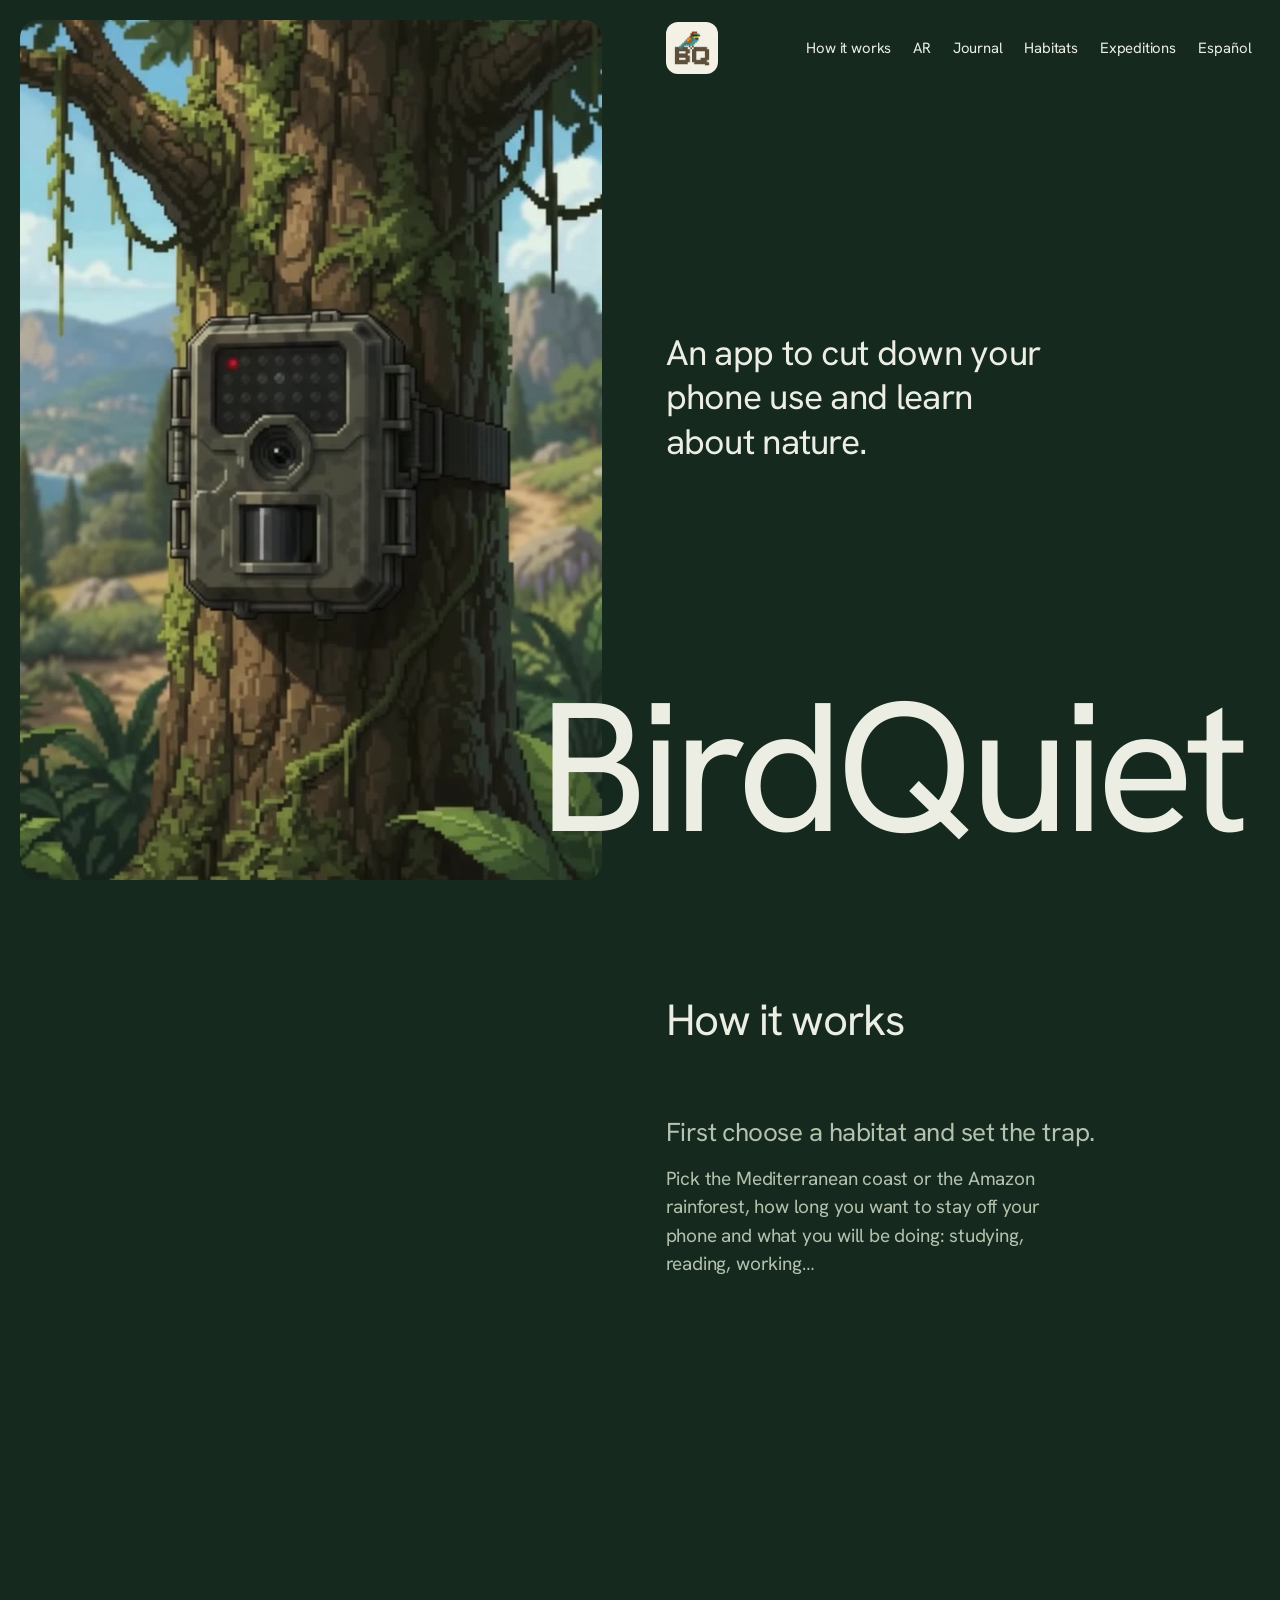
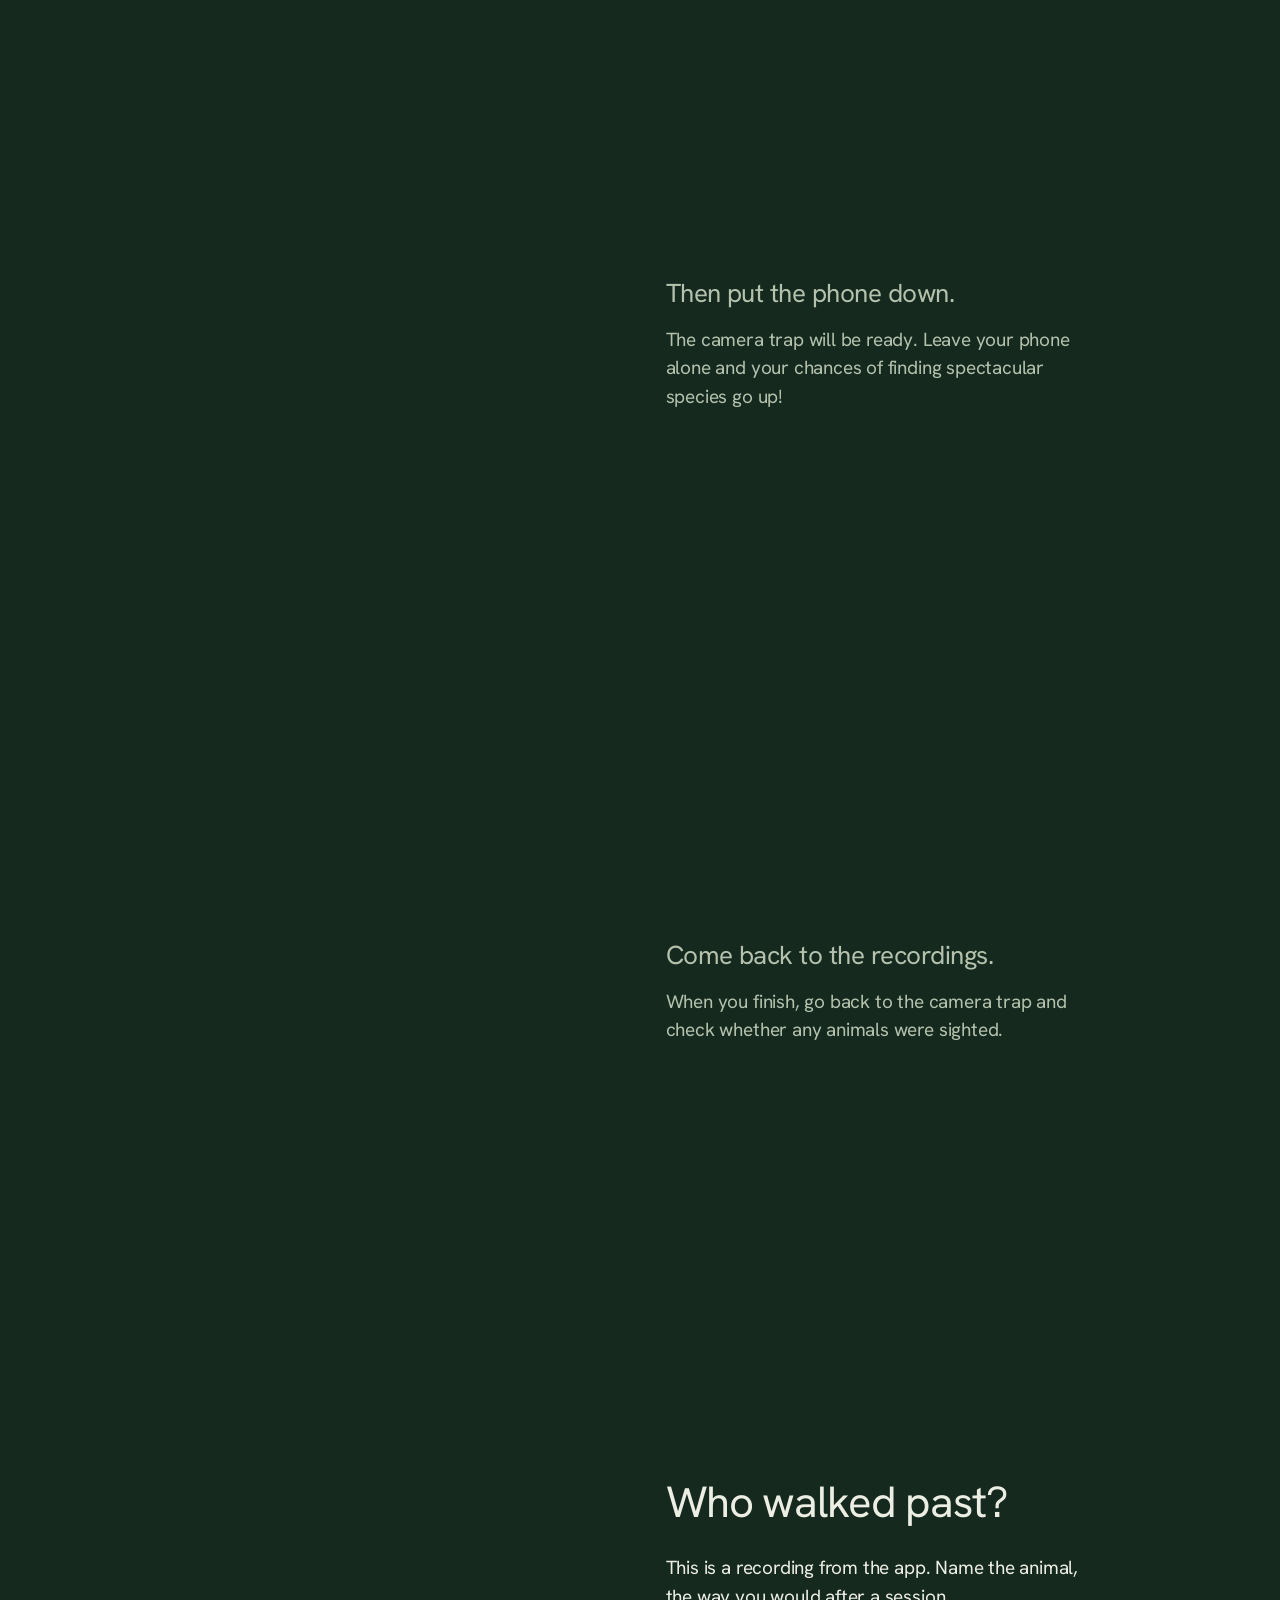
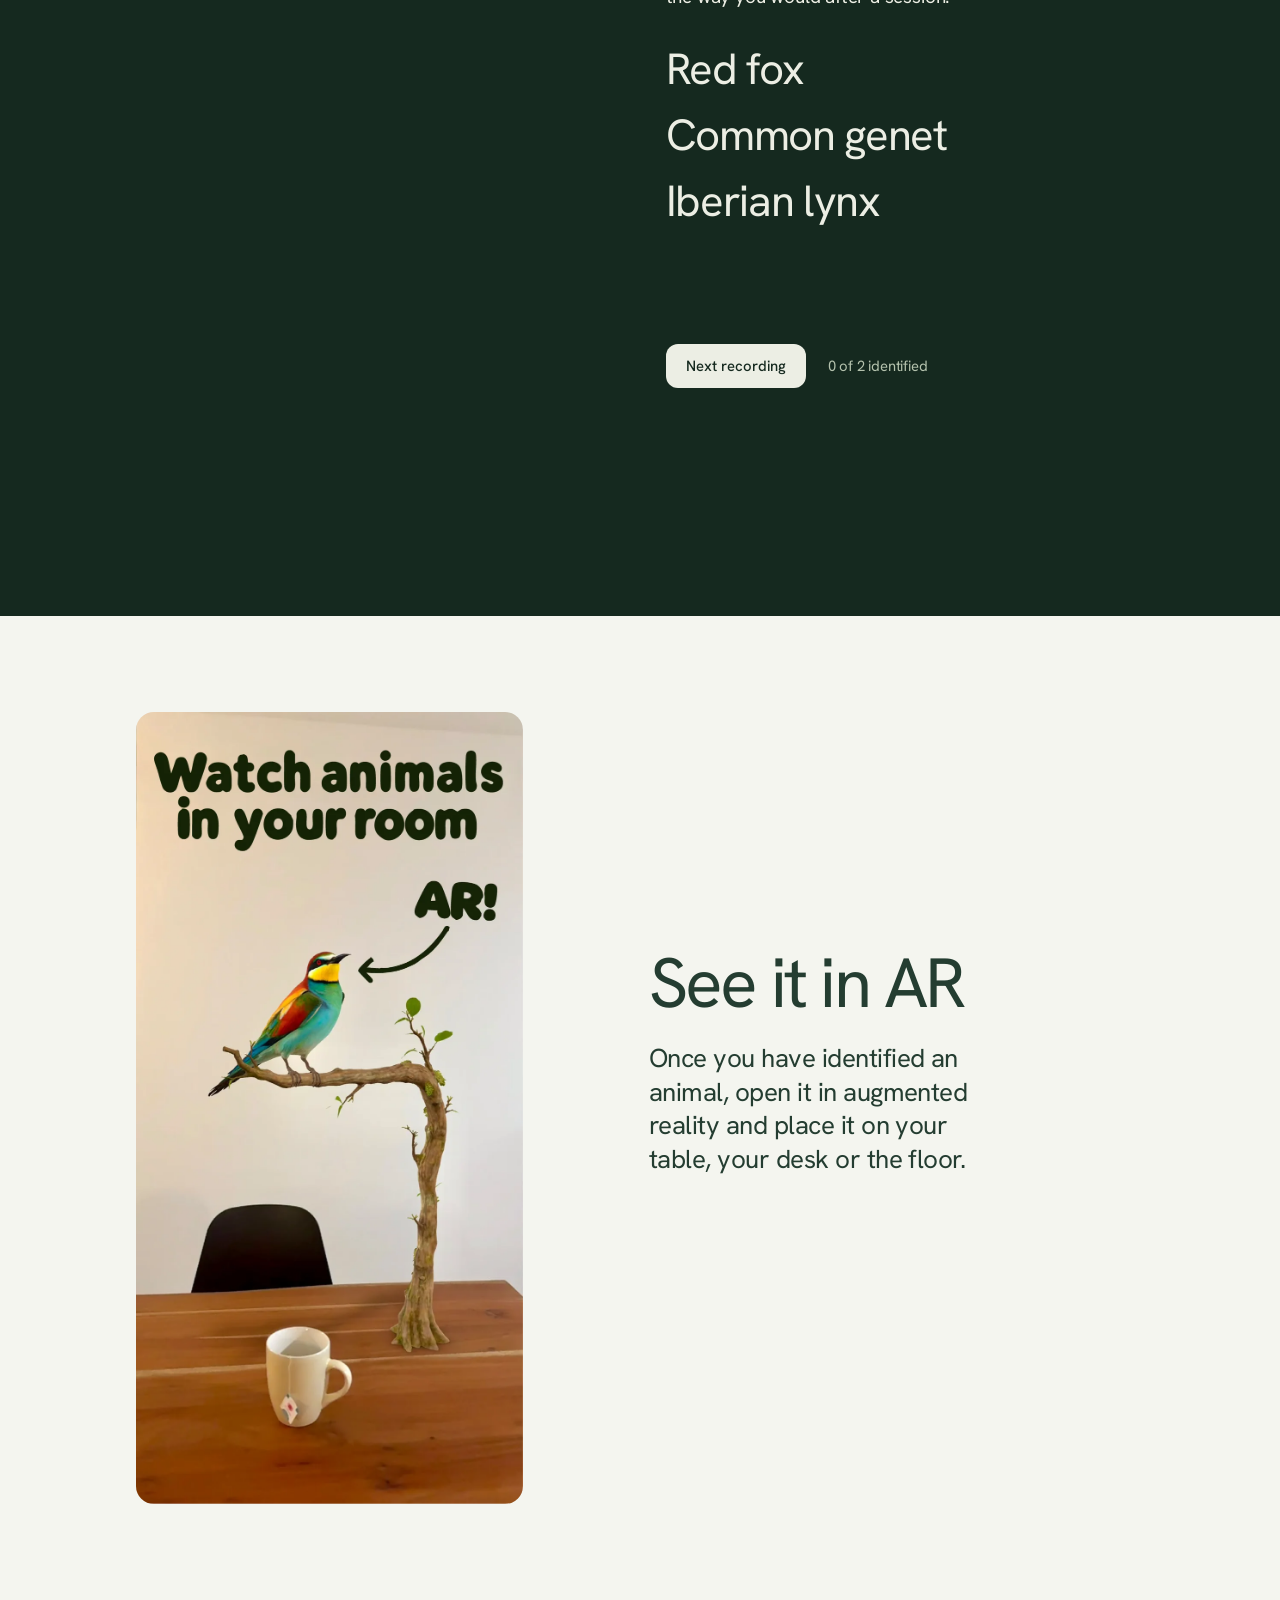
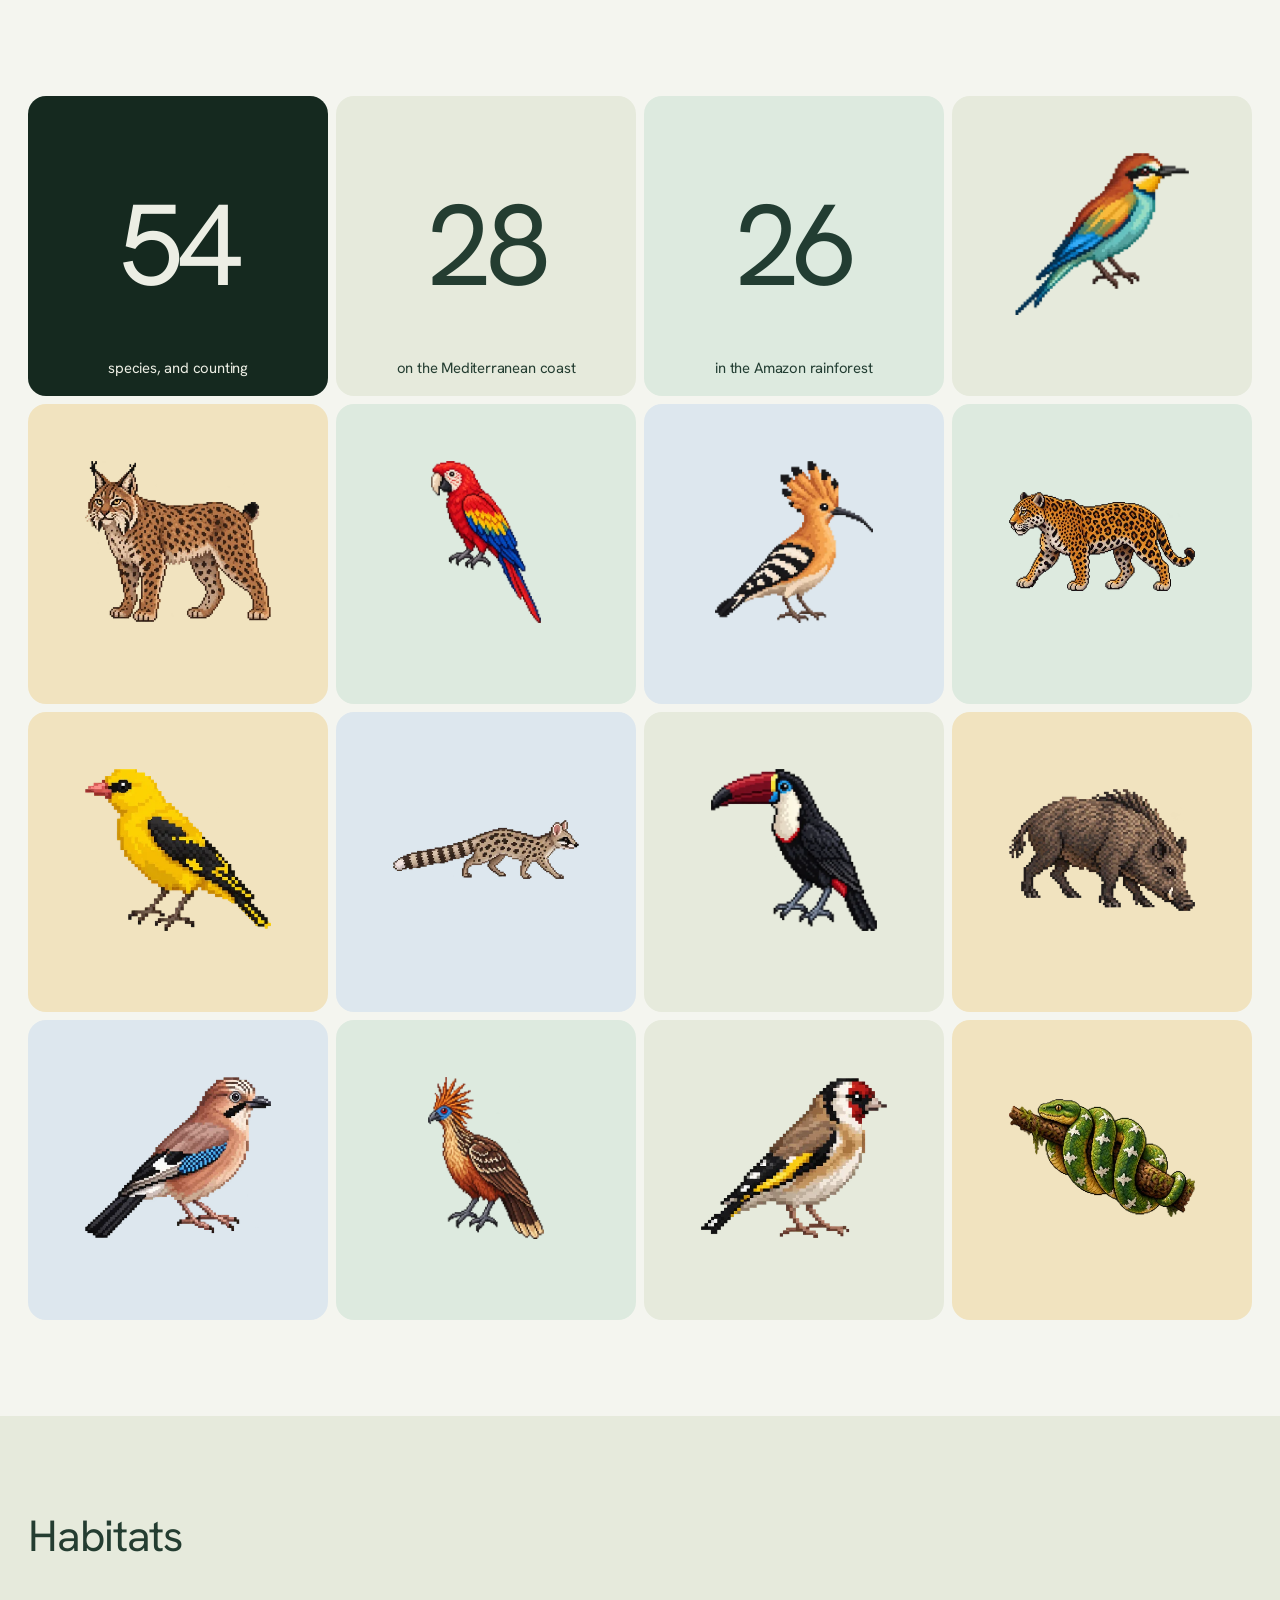
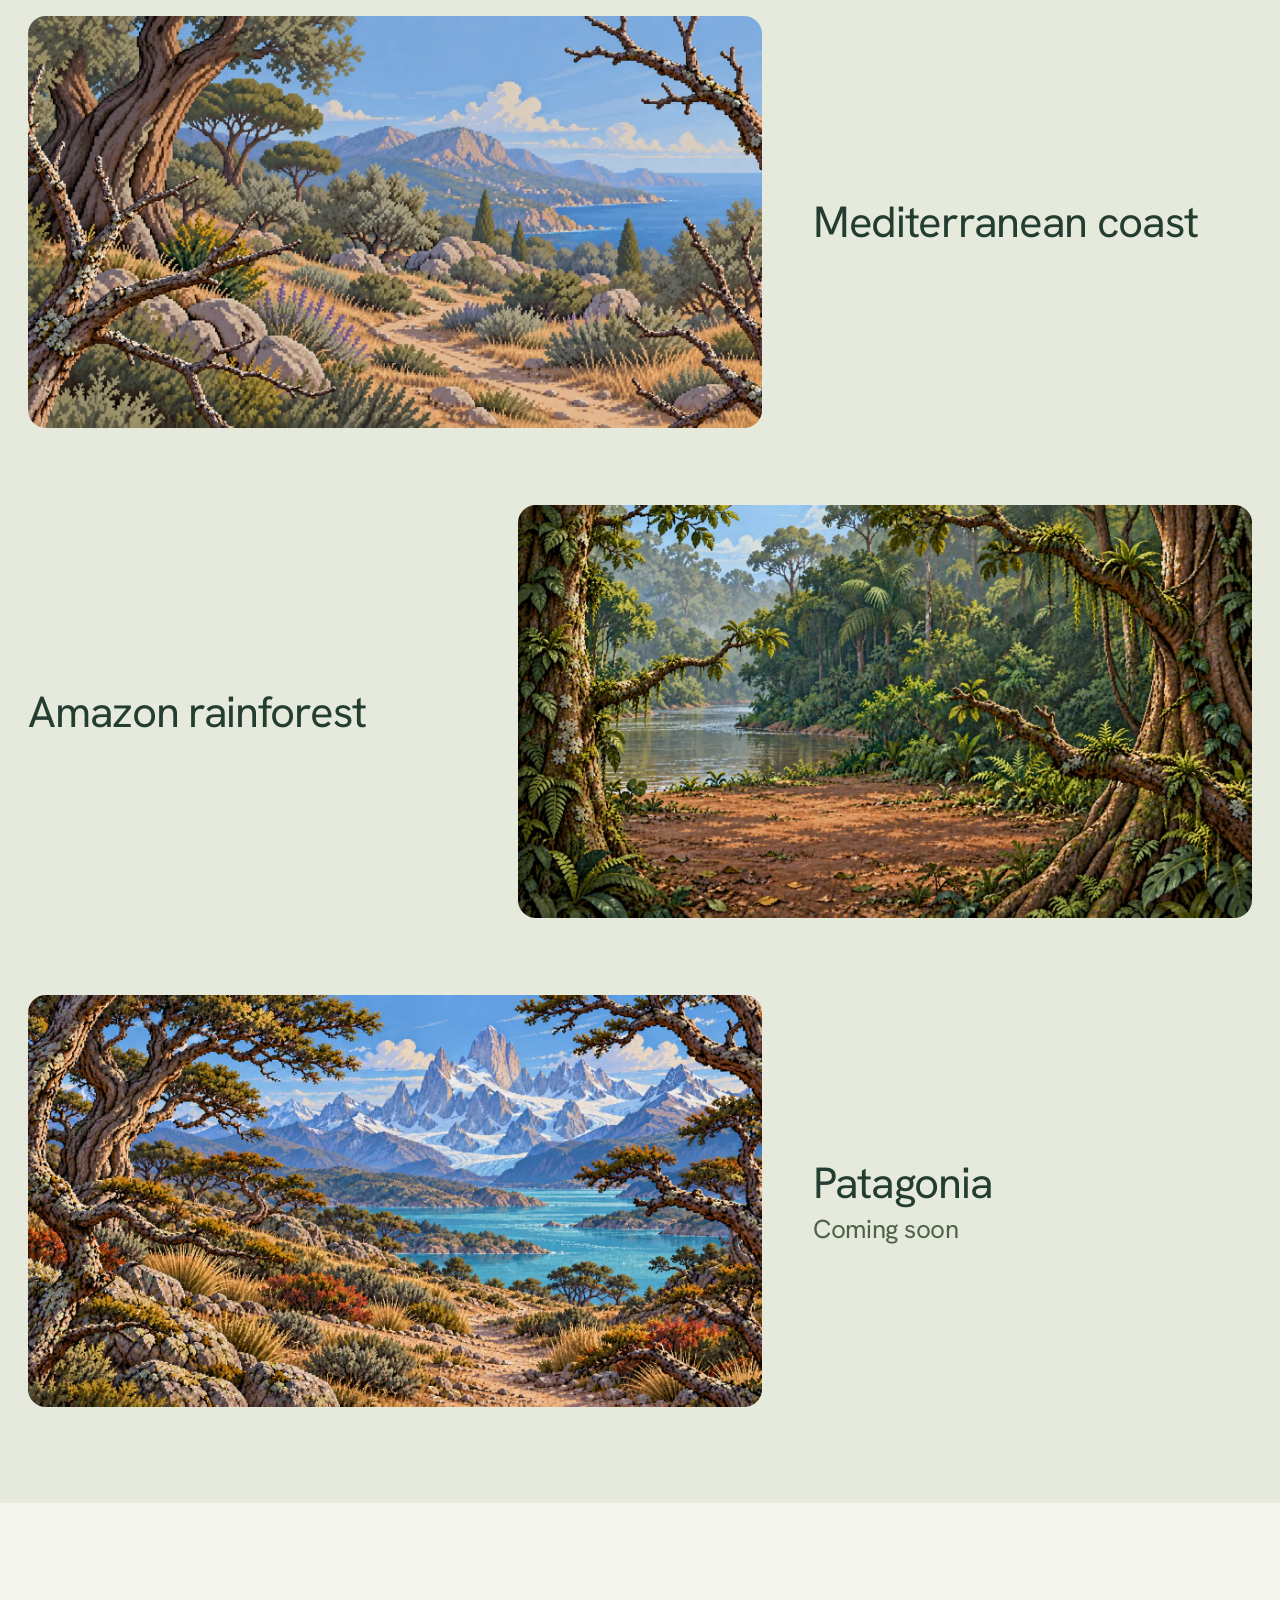
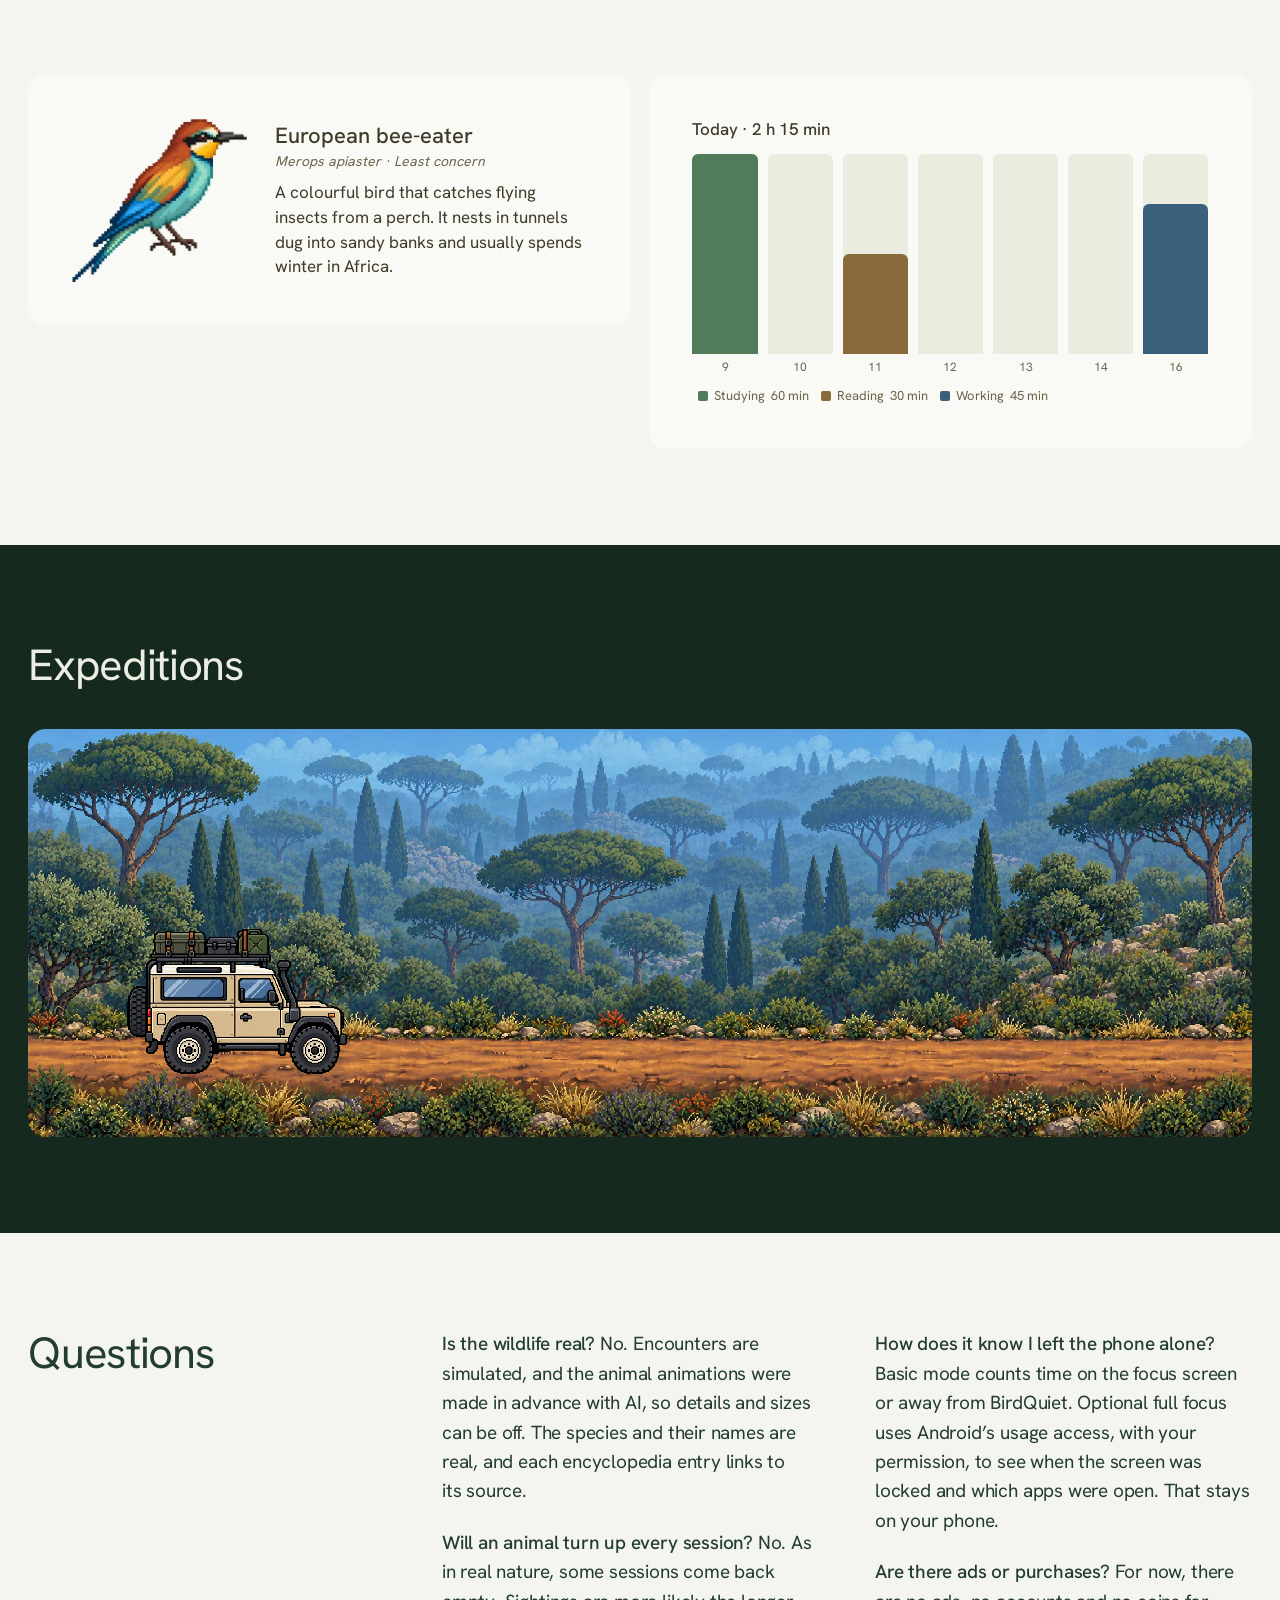
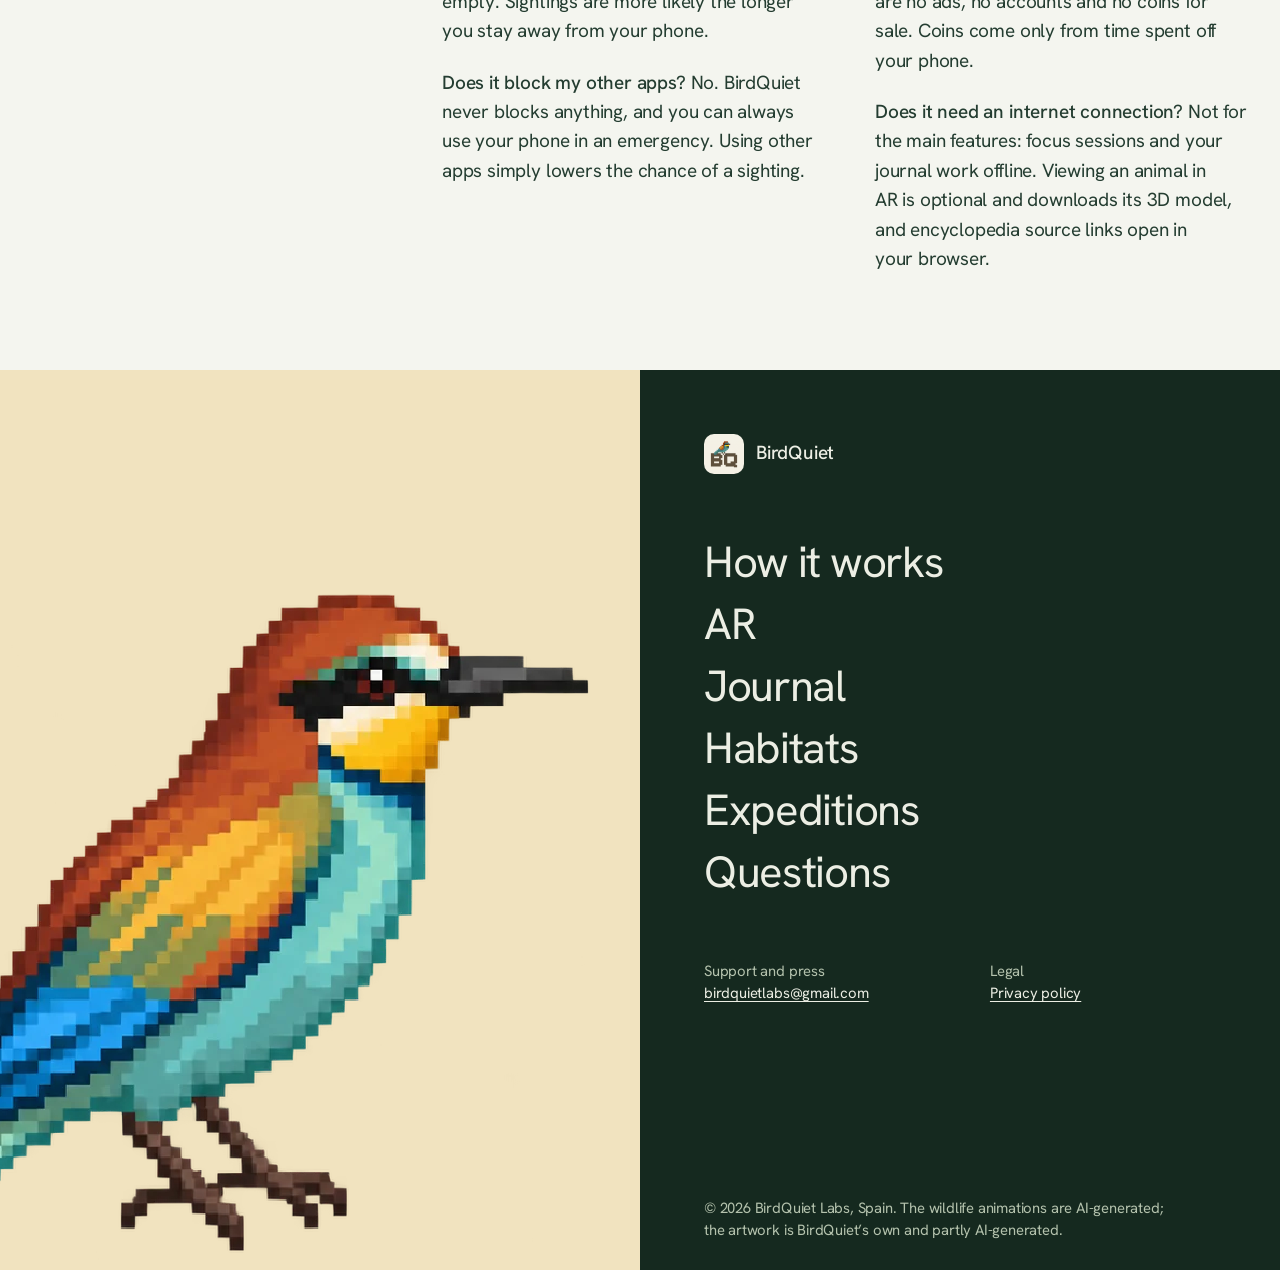
<file: index.html>
<!doctype html>
<html lang="en">
<head>
<meta charset="utf-8">
<meta name="viewport" content="width=device-width, initial-scale=1, viewport-fit=cover">
<title>BirdQuiet · A focus app with a camera trap</title>
<meta name="description" content="BirdQuiet is an offline focus app for Android. Put your phone down and a virtual camera trap records Mediterranean and Amazon wildlife for your field journal.">
<meta name="theme-color" content="#15291f">
<meta property="og:title" content="BirdQuiet">
<meta property="og:description" content="Put your phone down. A camera trap records wildlife while you focus.">
<meta property="og:image" content="assets/img/med.webp">
<link rel="icon" href="assets/img/favicon.png" type="image/png" sizes="64x64">
<link rel="icon" href="assets/img/favicon-32.png" type="image/png" sizes="32x32">
<link rel="apple-touch-icon" href="assets/img/apple-touch-icon.png">
<link rel="preload" href="assets/fonts/hanken-grotesk-latin-400-normal.woff2" as="font" type="font/woff2" crossorigin>
<link rel="stylesheet" href="assets/site.css">
<script>document.documentElement.classList.add('js')</script>
</head>
<body>
<a class="skip" href="#how" data-i18n="skip">Skip to how it works</a>

<div class="split" id="top">
  <!-- The fixed half: camera 01. It never moves; only what is in it changes. -->
  <div class="stage" data-state="film" aria-live="off">
    <div class="stage-frame">

      <div class="layer layer-film" data-layer="film">
        <video class="cover" src="assets/clips/intro.mp4" poster="assets/clips/intro.jpg" autoplay muted loop playsinline preload="auto" aria-hidden="true"></video>
      </div>

      <div class="layer layer-set" data-layer="set">
        <img class="cover" src="assets/img/med.webp" alt="" width="1600" height="900" loading="lazy" style="object-position:62% 50%">
        <div class="ui ui-card ui-set" data-ui aria-hidden="true">
          <div class="ui-head">
            <img src="assets/img/trap.webp" alt="" width="860" height="530" loading="lazy">
            <div><p class="ui-title" data-i18n="ui.coast">Mediterranean coast</p><p class="ui-sub" data-i18n="ui.cam">Camera 01</p></div>
          </div>
          <p class="ui-label" data-i18n="ui.settime">Set your time</p>
          <div class="ui-chips">
            <span>1 min</span><span>5 min</span><span>15 min</span><span>30 min</span><span class="on">60 min</span>
          </div>
          <div class="ui-fields">
            <label><span data-i18n="ui.hours">Hours</span><b>1</b></label>
            <label><span data-i18n="ui.minutes">Minutes</span><b>0</b></label>
          </div>
          <div class="ui-tags">
            <span class="on" data-i18n="tag.study">Studying</span><span data-i18n="tag.read">Reading</span><span data-i18n="tag.work">Working</span>
          </div>
          <span class="ui-button" data-i18n="ui.setbtn">Set camera trap</span>
        </div>
      </div>

      <div class="layer layer-focus" data-layer="focus">
        <div class="ui ui-focus" data-ui aria-hidden="true">
          <img src="assets/img/trap.webp" alt="" width="860" height="530" loading="lazy">
          <p class="ui-sub" data-i18n="ui.recording">Your camera trap is recording</p>
          <p class="ui-clock">47:12</p>
          <div class="ui-track"><span style="width:21%"></span></div>
          <p class="ui-sub"><span data-i18n="ui.coast">Mediterranean coast</span> · <span data-i18n="tag.study">Studying</span></p>
        </div>
      </div>

      <div class="layer layer-back" data-layer="back">
        <img class="cover" src="assets/img/med.webp" alt="" width="1600" height="900" loading="lazy" style="object-position:30% 50%">
        <div class="ui ui-card ui-back" data-ui aria-hidden="true">
          <div class="ui-head">
            <img src="assets/img/med.webp" alt="" width="1600" height="900" loading="lazy">
            <div><p class="ui-title" data-i18n="ui.coast">Mediterranean coast</p><p class="ui-sub" data-i18n="ui.cam">Camera 01</p></div>
          </div>
          <p class="ui-big" data-i18n="ui.quiet">1:00:00 of quiet</p>
          <p class="ui-sub"><span data-i18n="ui.sightings">2 sightings</span> · <span data-i18n="ui.coins">+60 coins</span></p>
          <p class="ui-label" data-i18n="ui.review">Let’s review the sightings.</p>
          <div class="ui-file"><b>CAM01_001.MP4</b><span>14:53 · <span data-i18n="ui.open">Open recording</span></span></div>
          <div class="ui-file"><b>CAM01_002.MP4</b><span>15:21 · <span data-i18n="ui.open">Open recording</span></span></div>
        </div>
      </div>

      <div class="layer layer-quiz" data-layer="quiz">
        <img class="cover" src="assets/img/med.webp" alt="" width="1600" height="900" loading="lazy">
        <figure class="ui ui-player" data-ui>
          <figcaption class="ui-player-head"><b id="rec-file">CAM01_003.MP4</b><span id="rec-time">16:08</span></figcaption>
          <div class="ui-video">
            <video id="rec-video" muted loop playsinline preload="none" poster="assets/clips/fox.jpg" aria-label="Camera trap recording"></video>
            <button class="ui-play" type="button" hidden data-i18n="quiz.play">Play recording</button>
          </div>
          <p class="ui-question" data-i18n="quiz.question">Which animal did the camera capture?</p>
        </figure>
      </div>

    </div>
  </div>

  <div class="col">
    <header class="hero" data-step="film">
      <nav class="nav" aria-label="Main">
        <a class="nav-logo" href="#top" aria-label="BirdQuiet"><img src="assets/img/logo.webp" alt="" width="512" height="512"></a>
        <details class="menu">
          <summary data-i18n="nav.menu">Menu</summary>
          <ul>
            <li><a href="#how" data-i18n="nav.how">How it works</a></li>
            <li><a href="#ar" data-i18n="nav.ar">AR</a></li>
          <li><a href="#journal" data-i18n="nav.journal">Journal</a></li>
            <li><a href="#habitats" data-i18n="nav.habitats">Habitats</a></li>
            <li><a href="#expeditions" data-i18n="nav.expeditions">Expeditions</a></li>
          </ul>
        </details>
        <ul class="nav-links">
          <li><a href="#how" data-i18n="nav.how">How it works</a></li>
          <li><a href="#ar" data-i18n="nav.ar">AR</a></li>
          <li><a href="#journal" data-i18n="nav.journal">Journal</a></li>
          <li><a href="#habitats" data-i18n="nav.habitats">Habitats</a></li>
          <li><a href="#expeditions" data-i18n="nav.expeditions">Expeditions</a></li>
        </ul>
        <button class="lang" type="button" data-lang-toggle lang="es">Español</button>
      </nav>
      <p class="hero-line" data-i18n="hero.line">An app to cut down your phone use and learn about nature.</p>
      <h1 class="wordmark" aria-label="BirdQuiet"><span class="fit">BirdQuiet</span></h1>
    </header>

    <section class="how" id="how" aria-labelledby="how-h">
      <h2 id="how-h" data-i18n="how.h">How it works</h2>
      <ol class="steps">
        <li class="step" data-step="set">
          <div class="step-figure" data-figure="set" aria-hidden="true"></div>
          <p class="step-say" data-i18n="how.1">First choose a habitat and set the trap.</p>
          <p data-i18n="how.1b">Pick the Mediterranean coast or the Amazon rainforest, how long you want to stay off your phone and what you will be doing: studying, reading, working…</p>
        </li>
        <li class="step" data-step="focus">
          <div class="step-figure" data-figure="focus" aria-hidden="true"></div>
          <p class="step-say" data-i18n="how.2">Then put the phone down.</p>
          <p data-i18n="how.2b">The camera trap will be ready. Leave your phone alone and your chances of finding spectacular species go up!</p>
        </li>
        <li class="step" data-step="back">
          <div class="step-figure" data-figure="back" aria-hidden="true"></div>
          <p class="step-say" data-i18n="how.3">Come back to the recordings.</p>
          <p data-i18n="how.3b">When you finish, go back to the camera trap and check whether any animals were sighted.</p>
        </li>
      </ol>
    </section>

    <section class="quiz" id="try" data-step="quiz" aria-labelledby="quiz-h">
      <h2 id="quiz-h" data-i18n="quiz.h">Who walked past?</h2>
      <p class="quiz-lead" data-i18n="quiz.lead">This is a recording from the app. Name the animal, the way you would after a session.</p>
      <div class="quiz-options" role="group" aria-labelledby="quiz-h">
        <button type="button" class="option" data-option="0">Red fox</button>
        <button type="button" class="option" data-option="1">Common genet</button>
        <button type="button" class="option" data-option="2">Iberian lynx</button>
      </div>
      <div class="quiz-slot" data-quiz-slot></div>
      <p class="quiz-result" id="quiz-result" role="status" aria-live="polite"></p>
      <div class="quiz-foot">
        <button type="button" class="button ghost" id="quiz-next" data-i18n="quiz.next">Next recording</button>
        <p class="quiz-count" id="quiz-count">0 of 2 identified</p>
      </div>
      <noscript><p>The recording shows a red fox crossing the path.</p></noscript>
    </section>
  </div>
</div>

<section class="ar" id="ar" aria-labelledby="ar-h">
  <figure class="ar-figure">
    <img src="assets/img/ar-bee-eater.webp" width="900" height="1843" loading="lazy" data-i18n-alt="alt.ar"
      alt="Watch animals in your room. AR! A European bee-eater in augmented reality, perched on a branch on a dining table beside a mug.">
  </figure>
  <div class="ar-text">
    <h2 id="ar-h" data-i18n="ar.h">See it in AR</h2>
    <p class="ar-lead" data-i18n="ar.lead">Once you have identified an animal, open it in augmented reality and place it on your table, your desk or the floor.</p>
    <p class="ar-note" data-i18n="ar.note">Optional. It needs a phone that supports Google Play Services for AR and downloads the animal’s 3D model. Sizes are approximate.</p>
  </div>
</section>

<section class="journal" id="journal" aria-labelledby="journal-h">
  <ul class="wall">
    <li class="tile t-dark tile-head">
      <h2 id="journal-h"><span class="tile-word">54</span><span class="tile-cap" data-i18n="journal.h">species, and counting</span></h2>
    </li>
    <li class="tile t-a tile-num"><span class="tile-word">28</span><span class="tile-cap" data-i18n="journal.med">on the Mediterranean coast</span></li>
    <li class="tile t-c tile-num"><span class="tile-word">26</span><span class="tile-cap" data-i18n="journal.amz">in the Amazon rainforest</span></li>
    <li class="tile t-a"><img src="assets/journal/bee-eater.webp" alt="" width="360" height="334" loading="lazy" data-i18n-alt="sp.beeeater"></li>
    <li class="tile t-b"><img src="assets/journal/iberian-lynx.webp" alt="" width="360" height="312" loading="lazy" data-i18n-alt="sp.lynx"></li>
    <li class="tile t-c"><img src="assets/journal/ara-macao.webp" alt="" width="243" height="360" loading="lazy" data-i18n-alt="sp.macaw"></li>
    <li class="tile t-d"><img src="assets/journal/abubilla.webp" alt="" width="351" height="360" loading="lazy" data-i18n-alt="sp.hoopoe"></li>
    <li class="tile t-c"><img src="assets/journal/panthera-onca.webp" alt="" width="360" height="192" loading="lazy" data-i18n-alt="sp.jaguar"></li>
    <li class="tile t-b"><img src="assets/journal/euraisan-golden-oriole.webp" alt="" width="360" height="313" loading="lazy" data-i18n-alt="sp.oriole"></li>
    <li class="tile t-d"><img src="assets/journal/genet.webp" alt="" width="360" height="114" loading="lazy" data-i18n-alt="sp.genet"></li>
    <li class="tile t-a"><img src="assets/journal/ramphastos-tucanus.webp" alt="" width="360" height="352" loading="lazy" data-i18n-alt="sp.toucan"></li>
    <li class="tile t-b"><img src="assets/journal/boar.webp" alt="" width="360" height="237" loading="lazy" data-i18n-alt="sp.boar"></li>
    <li class="tile t-d"><img src="assets/journal/eurasian-jay.webp" alt="" width="360" height="311" loading="lazy" data-i18n-alt="sp.jay"></li>
    <li class="tile t-c"><img src="assets/journal/opisthocomus-hoazin.webp" alt="" width="259" height="360" loading="lazy" data-i18n-alt="sp.hoatzin"></li>
    <li class="tile t-a"><img src="assets/journal/european-goldfinch.webp" alt="" width="360" height="310" loading="lazy" data-i18n-alt="sp.goldfinch"></li>
    <li class="tile t-b"><img src="assets/journal/emerald-tree-boa.webp" alt="" width="360" height="229" loading="lazy" data-i18n-alt="sp.boa"></li>
  </ul>
</section>

<section class="habitats" id="habitats" aria-labelledby="hab-h">
  <h2 id="hab-h" data-i18n="hab.h">Habitats</h2>
  <ul class="hab-rail">
    <li class="hab-card">
      <img src="assets/img/med.webp" alt="Pixel-art Mediterranean coast with cork oaks above the sea" width="1600" height="900" loading="lazy" data-i18n-alt="alt.med">
      <h3 data-i18n="hab.med.h">Mediterranean coast</h3>
    </li>
    <li class="hab-card">
      <img src="assets/img/amazon.webp" alt="Pixel-art Amazon rainforest clearing beside a river" width="1600" height="900" loading="lazy" data-i18n-alt="alt.amz">
      <h3 data-i18n="hab.amz.h">Amazon rainforest</h3>
    </li>
    <li class="hab-card">
      <img src="assets/img/patagonia.webp" alt="Pixel-art Patagonian peaks over a lake" width="1600" height="900" loading="lazy" data-i18n-alt="alt.pat">
      <h3><span data-i18n="hab.pat.h">Patagonia</span> <span class="soon" data-i18n="hab.soon">Coming soon</span></h3>
    </li>
  </ul>
</section>

<section class="inapp" aria-label="Encyclopedia and statistics">
  <div class="inapp-half">
    <h2 data-i18n="enc.h">Encyclopedia</h2>
    <div class="inapp-panel">
      <div class="ui ui-profile" data-ui aria-hidden="true">
        <img src="assets/journal/bee-eater.webp" alt="" width="360" height="334" loading="lazy">
        <div>
          <p class="ui-title" data-i18n="sp.beeeater">European bee-eater</p>
          <p class="ui-latin">Merops apiaster · <span data-i18n="enc.lc">Least concern</span></p>
          <p class="ui-sub" data-i18n="enc.text">A colourful bird that catches flying insects from a perch. It nests in tunnels dug into sandy banks and usually spends winter in Africa.</p>
        </div>
      </div>
    </div>
  </div>
  <div class="inapp-half">
    <h2 data-i18n="stats.h">Statistics</h2>
    <div class="inapp-panel">
      <div class="ui ui-stats" data-ui aria-hidden="true">
        <p class="ui-title"><span data-i18n="stats.today">Today</span> · 2 h 15 min</p>
        <div class="ui-bars">
          <span style="--h:100%" class="b-study"><i>9</i></span>
          <span style="--h:0%"><i>10</i></span>
          <span style="--h:50%" class="b-read"><i>11</i></span>
          <span style="--h:0%"><i>12</i></span>
          <span style="--h:0%"><i>13</i></span>
          <span style="--h:0%"><i>14</i></span>
          <span style="--h:75%" class="b-work"><i>16</i></span>
        </div>
        <p class="ui-sub"><span class="k k-study"></span><span data-i18n="tag.study">Studying</span> 60 min <span class="k k-read"></span><span data-i18n="tag.read">Reading</span> 30 min <span class="k k-work"></span><span data-i18n="tag.work">Working</span> 45 min</p>
      </div>
    </div>
  </div>
</section>

<section class="expeditions" id="expeditions" aria-labelledby="exp-h">
  <h2 id="exp-h" data-i18n="exp.h">Expeditions</h2>
  <div class="road" role="img" aria-label="A 4x4 drives along a Mediterranean dirt road" data-i18n-aria="alt.road">
    <img class="road-bg" src="assets/img/road-med.webp" alt="" width="2172" height="724" loading="lazy">
    <div class="road-car"><img src="assets/img/car-road.webp" alt="" width="640" height="420" loading="lazy"></div>
  </div>
</section>

<section class="faq" id="questions" aria-labelledby="faq-h">
  <h2 id="faq-h" data-i18n="faq.h">Questions</h2>
  <div class="answers">
    <p><b data-i18n="faq.q1">Is the wildlife real?</b> <span data-i18n="faq.a1">No. Encounters are simulated, and the animal animations were made in advance with AI, so details and sizes can be off. The species and their names are real, and each encyclopedia entry links to its source.</span></p>
    <p><b data-i18n="faq.q2">Will an animal turn up every session?</b> <span data-i18n="faq.a2">No. As in real nature, some sessions come back empty. Sightings are more likely the longer you stay away from your phone.</span></p>
    <p><b data-i18n="faq.q3">Does it block my other apps?</b> <span data-i18n="faq.a3">No. BirdQuiet never blocks anything, and you can always use your phone in an emergency. Using other apps simply lowers the chance of a sighting.</span></p>
    <p><b data-i18n="faq.q4">How does it know I left the phone alone?</b> <span data-i18n="faq.a4">Basic mode counts time on the focus screen or away from BirdQuiet. Optional full focus uses Android’s usage access, with your permission, to see when the screen was locked and which apps were open. That stays on your phone.</span></p>
    <p><b data-i18n="faq.q5">Are there ads or purchases?</b> <span data-i18n="faq.a5">For now, there are no ads, no accounts and no coins for sale. Coins come only from time spent off your phone.</span></p>
    <p><b data-i18n="faq.q6">Does it need an internet connection?</b> <span data-i18n="faq.a6">Not for the main features: focus sessions and your journal work offline. Viewing an animal in AR is optional and downloads its 3D model, and encyclopedia source links open in your browser.</span></p>
  </div>
</section>

<footer class="footer">
  <div class="footer-art"><img src="assets/img/footer-bee-eater.webp" alt="The BirdQuiet bee-eater, from the field journal" width="786" height="729" decoding="async"></div>
  <div class="footer-menu">
    <p class="footer-mark"><img src="assets/img/logo.webp" alt="" width="512" height="512" loading="lazy"> BirdQuiet</p>
    <ul>
      <li><a href="#how" data-i18n="nav.how">How it works</a></li>
      <li><a href="#ar" data-i18n="nav.ar">AR</a></li>
          <li><a href="#journal" data-i18n="nav.journal">Journal</a></li>
      <li><a href="#habitats" data-i18n="nav.habitats">Habitats</a></li>
      <li><a href="#expeditions" data-i18n="nav.expeditions">Expeditions</a></li>
      <li><a href="#questions" data-i18n="nav.questions">Questions</a></li>
    </ul>
    <div class="footer-blocks">
      <p><span data-i18n="foot.contact">Support and press</span><br><a href="mailto:birdquietlabs@gmail.com">birdquietlabs@gmail.com</a></p>
      <p><span data-i18n="foot.legal">Legal</span><br><a href="privacy.html" data-privacy data-i18n="foot.privacy">Privacy policy</a></p>
    </div>
    <p class="footer-legal" data-i18n="foot.line">© 2026 BirdQuiet Labs, Spain. The wildlife animations are AI-generated; the artwork is BirdQuiet’s own and partly AI-generated.</p>
  </div>
</footer>

<script src="assets/site.js" defer></script>
</body>
</html>
</file>
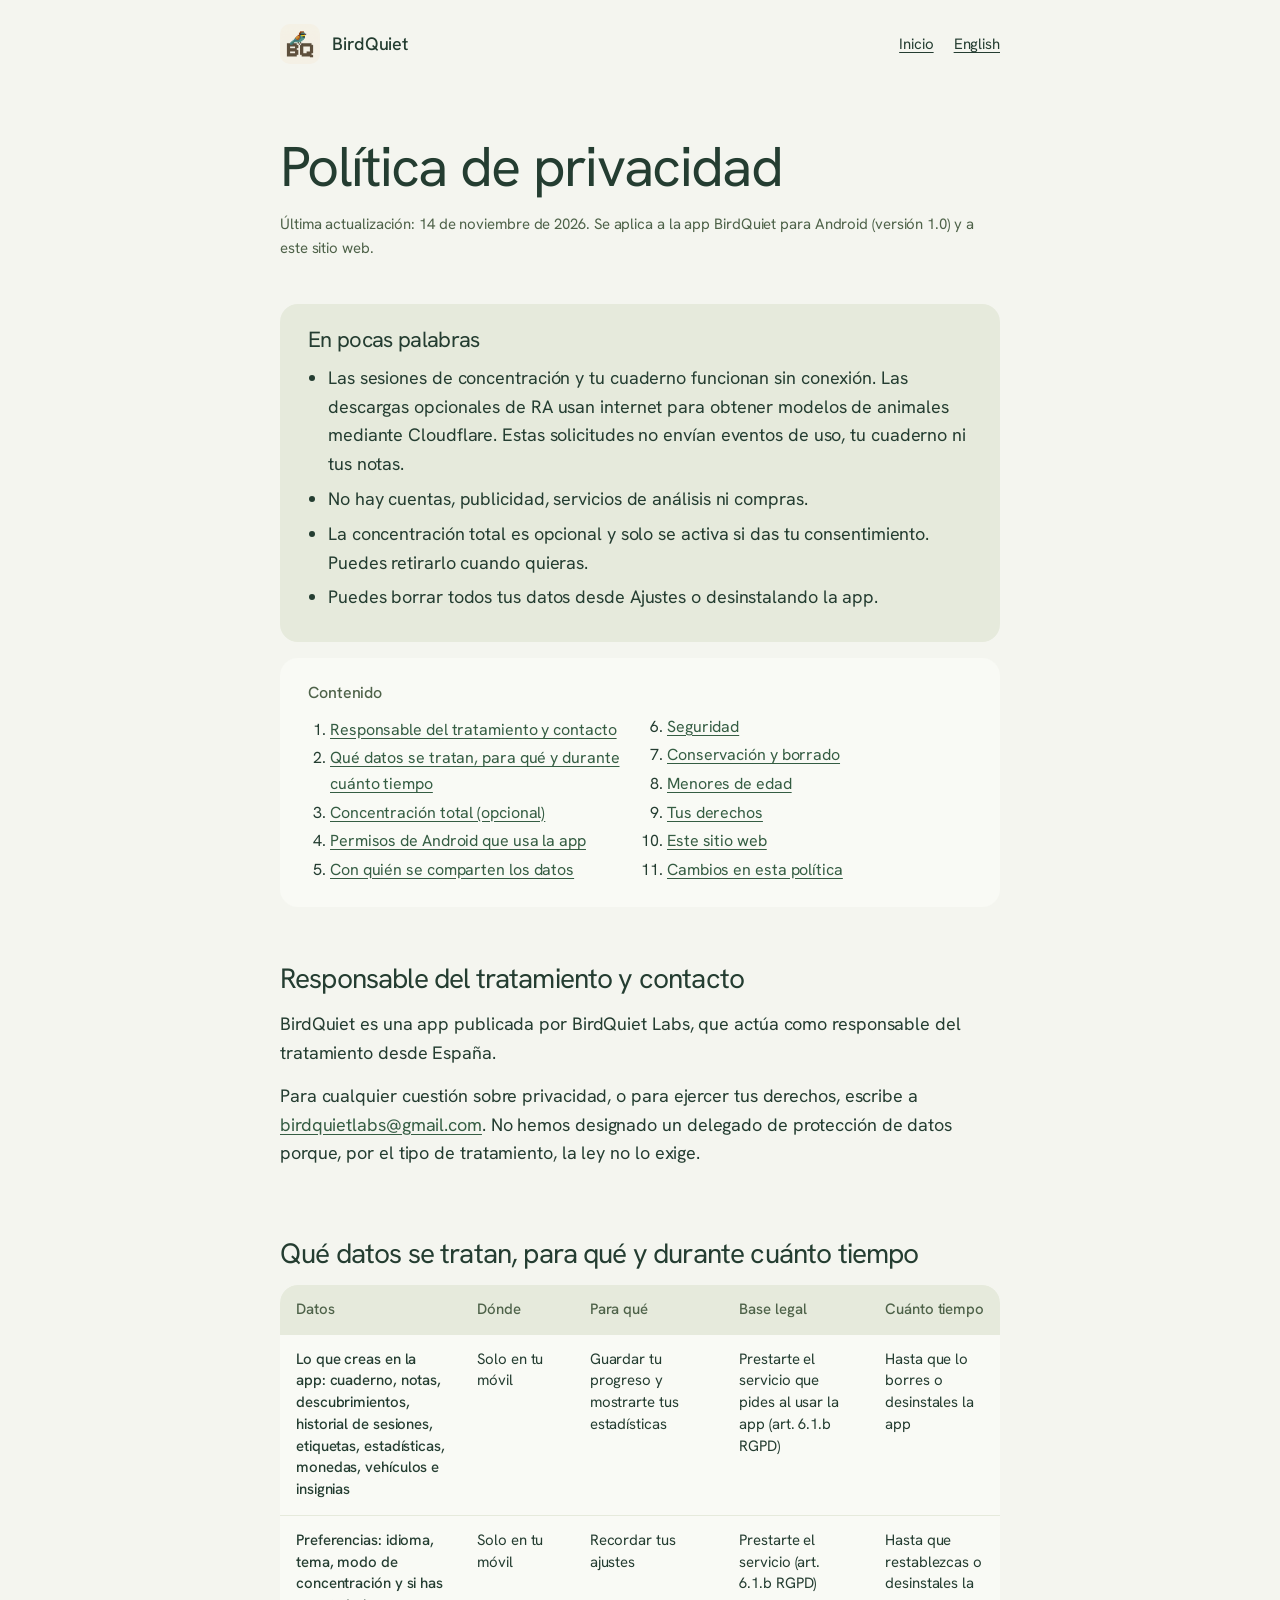
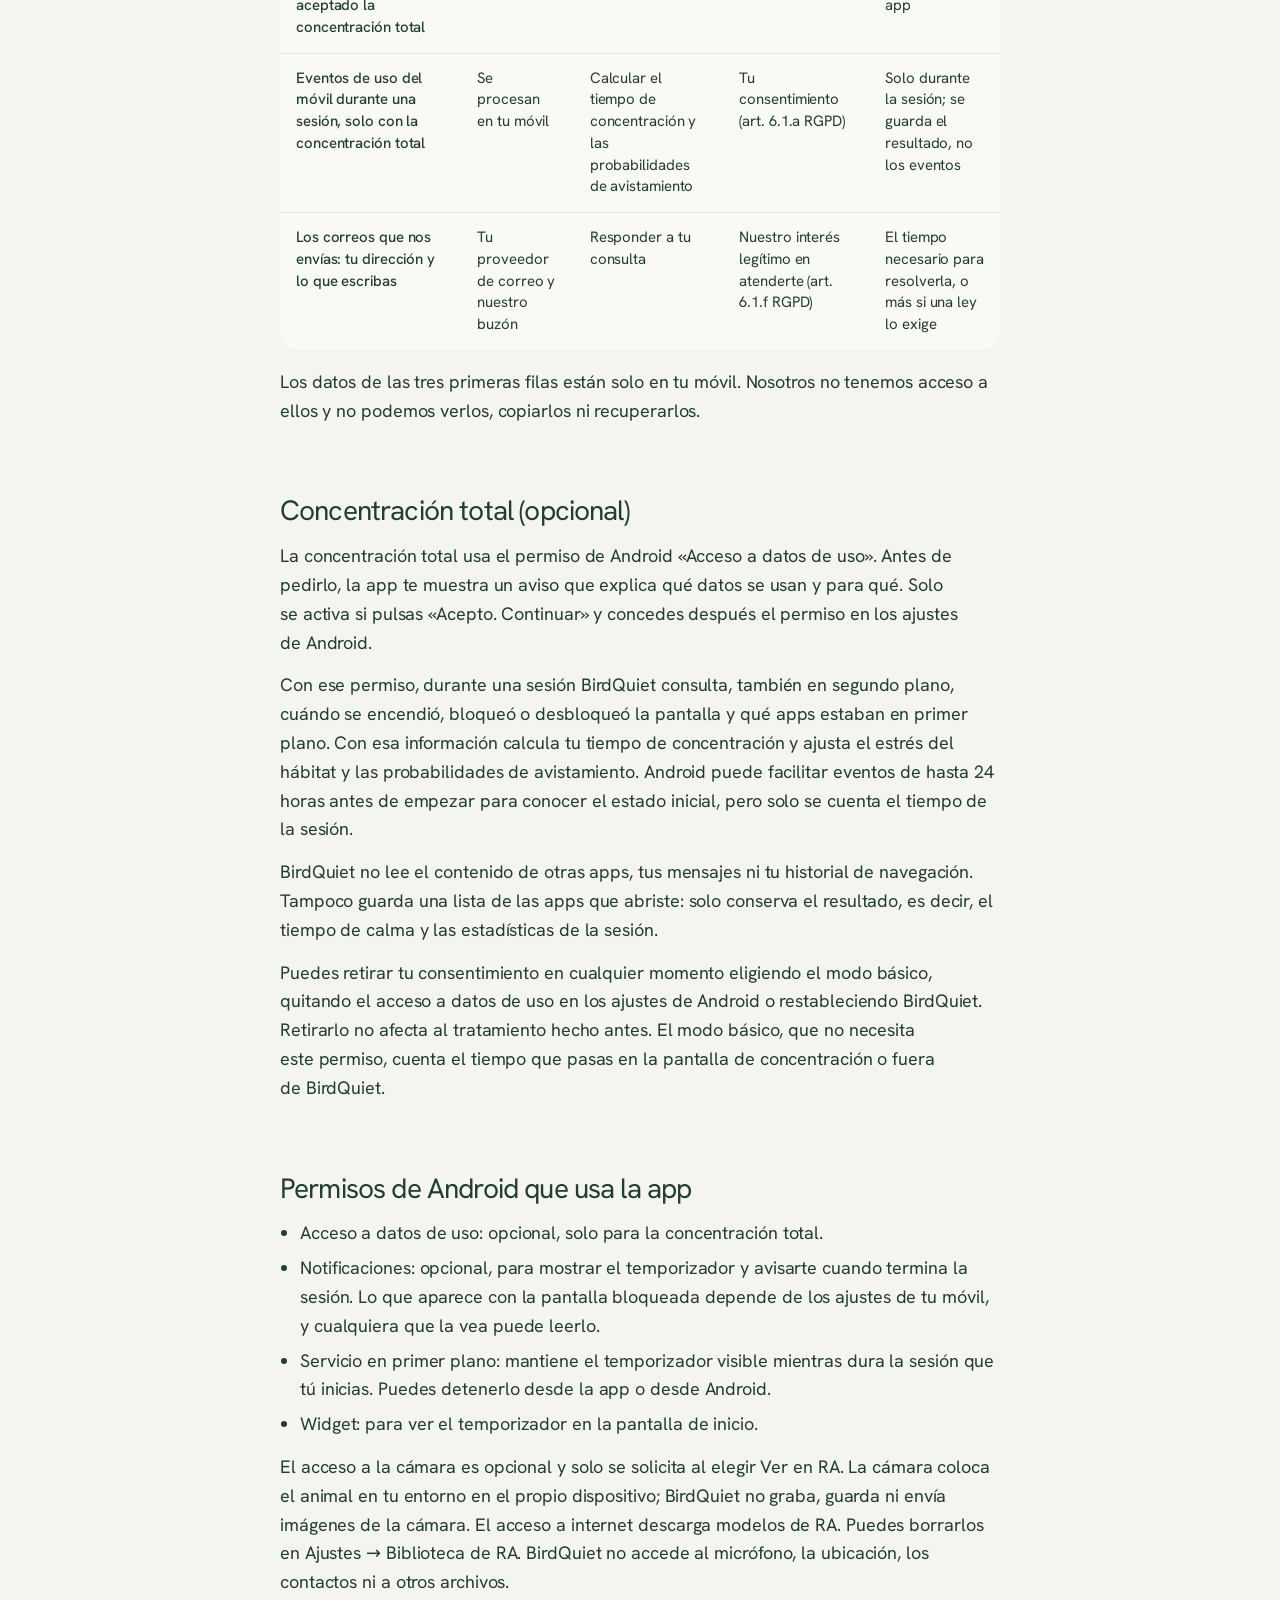
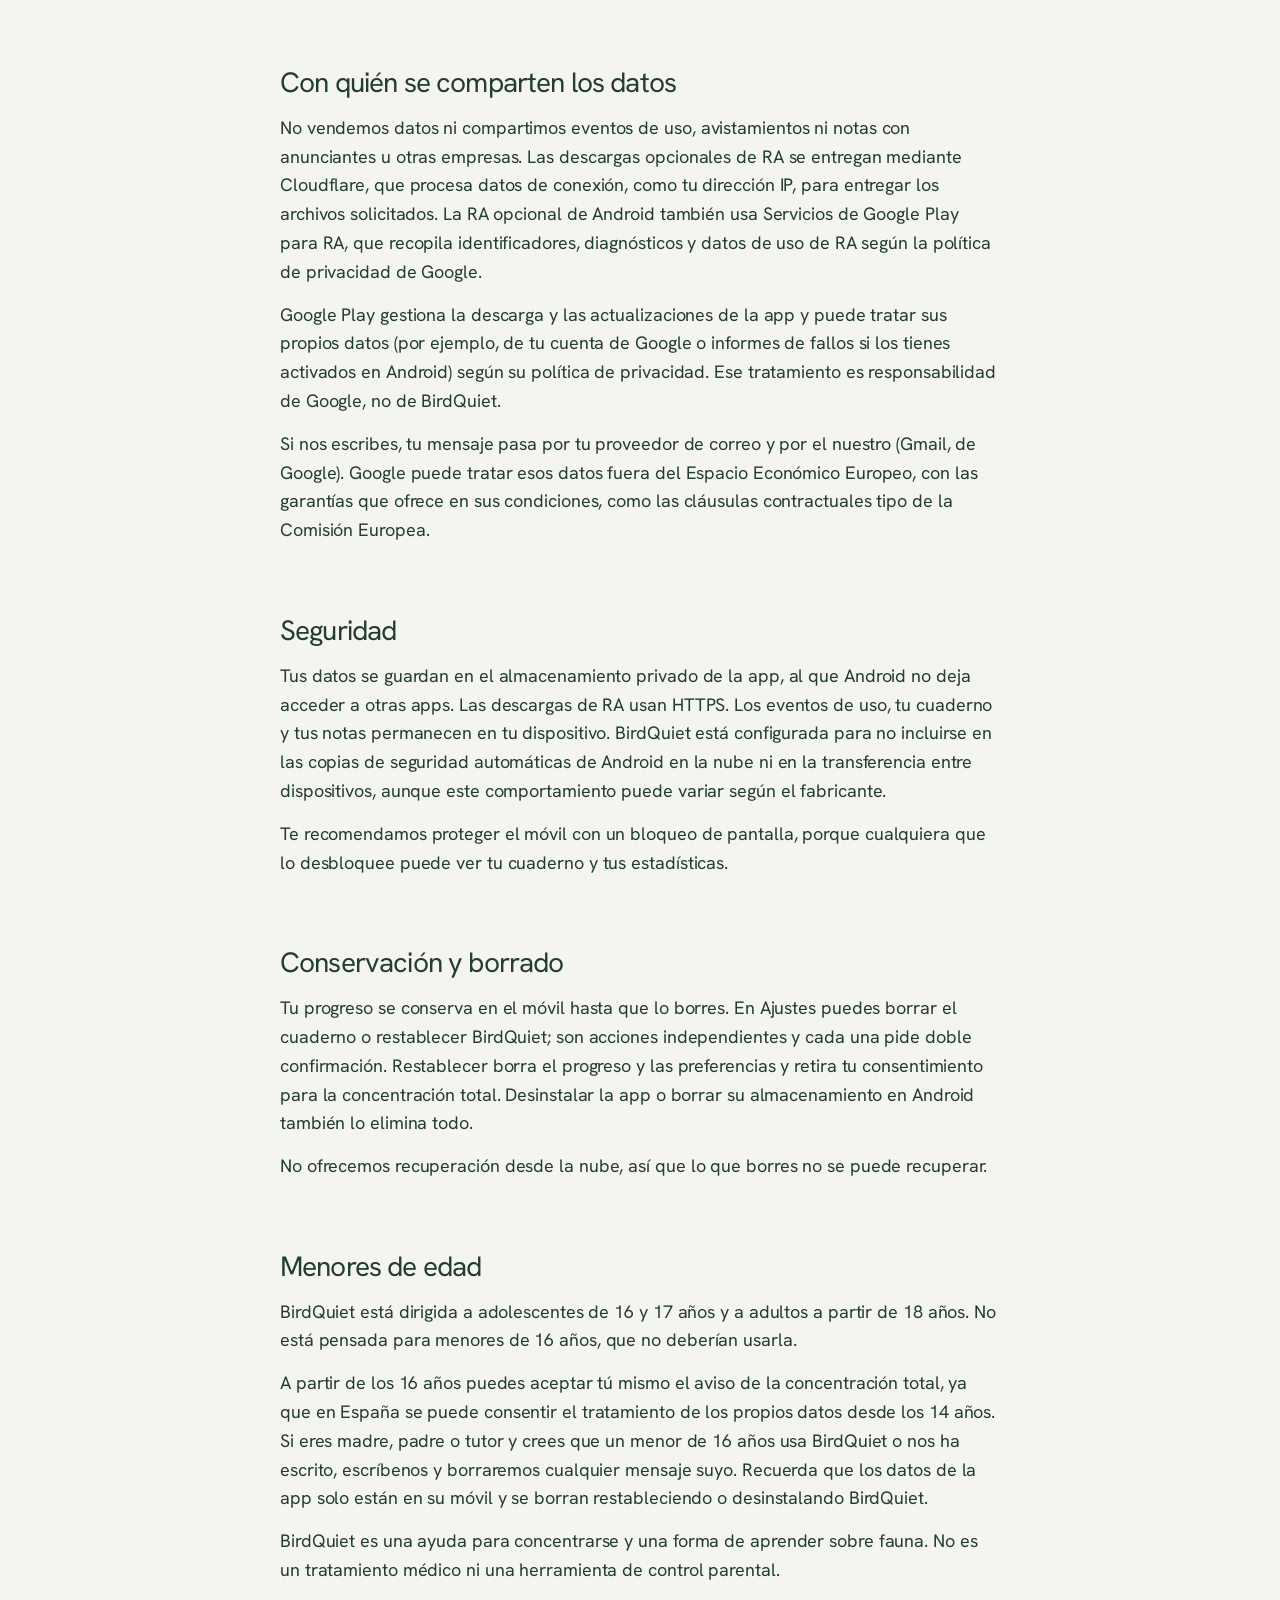
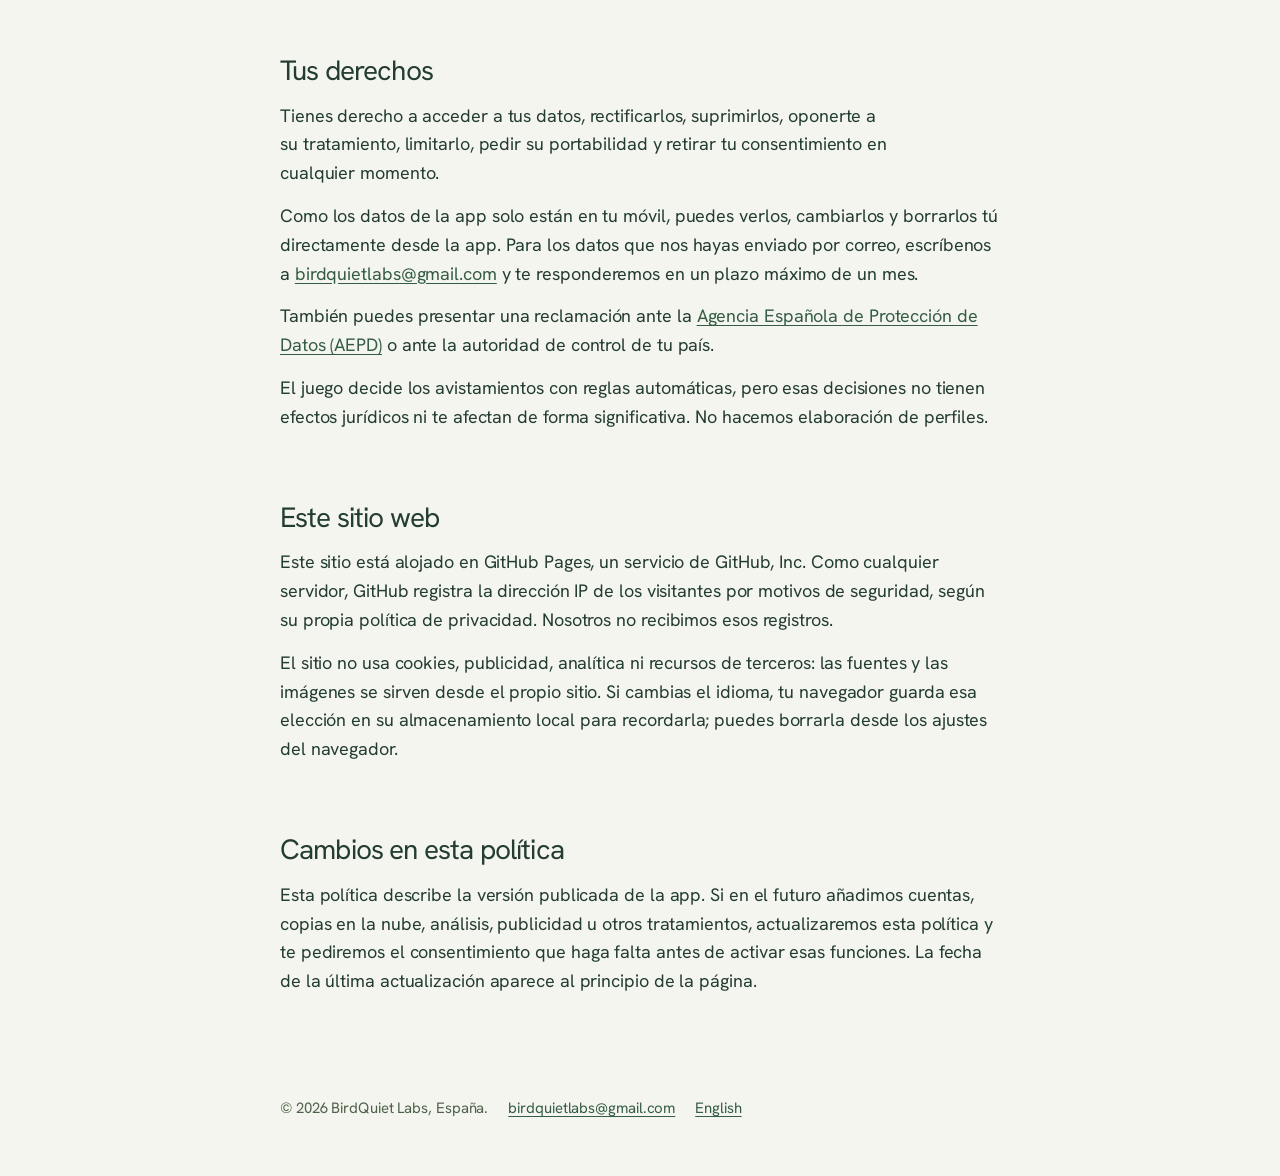
<file: privacidad.html>
<!doctype html>
<html lang="es">
<head>
<meta charset="utf-8">
<meta name="viewport" content="width=device-width, initial-scale=1">
<title>Política de privacidad · BirdQuiet</title>
<meta name="description" content="Política de privacidad de BirdQuiet, la app de concentración de BirdQuiet Labs.">
<link rel="alternate" hreflang="en" href="privacy.html">
<link rel="icon" href="assets/img/favicon.png" type="image/png" sizes="64x64">
<link rel="icon" href="assets/img/favicon-32.png" type="image/png" sizes="32x32">
<link rel="apple-touch-icon" href="assets/img/apple-touch-icon.png">
<style>
@font-face { font-family: "Hanken Grotesk"; font-weight: 400; font-display: swap; src: url("assets/fonts/hanken-grotesk-latin-400-normal.woff2") format("woff2"); }
@font-face { font-family: "Hanken Grotesk"; font-weight: 500; font-display: swap; src: url("assets/fonts/hanken-grotesk-latin-500-normal.woff2") format("woff2"); }
:root { --bg: #f4f5ef; --surface: #f9faf5; --tint: #e6eadc; --ink: #243d31; --muted: #4e6249; --accent: #355d43; }
@media (prefers-color-scheme: dark) { :root { --bg: #15291f; --surface: #1c3226; --tint: #23392c; --ink: #eceee4; --muted: #b4c2ad; --accent: #a1d3b5; } }
* { box-sizing: border-box; }
html { -webkit-text-size-adjust: 100%; scroll-behavior: smooth; }
body { margin: 0; background: var(--bg); color: var(--ink); font-family: "Hanken Grotesk", system-ui, -apple-system, "Segoe UI", Roboto, sans-serif; font-size: 18px; line-height: 1.6; letter-spacing: -0.005em; }
.wrap { max-width: 760px; margin: 0 auto; padding: 0 20px; }
.top { display: flex; align-items: center; justify-content: space-between; gap: 16px; padding: 24px 0; }
.brand { display: inline-flex; align-items: center; gap: 12px; font-weight: 500; color: var(--ink); text-decoration: none; }
.brand img { width: 40px; height: 40px; border-radius: 10px; }
.top nav { display: flex; gap: 20px; font-size: 15px; }
a { color: var(--accent); text-underline-offset: 3px; }
.top a:not(.brand) { color: var(--ink); }
header { padding: 48px 0 8px; }
h1, h2 { font-weight: 400; letter-spacing: -0.03em; line-height: 1.1; margin: 0; }
h1 { font-size: clamp(2.25rem, 1.6rem + 2.6vw, 3.5rem); }
.meta { color: var(--muted); font-size: 15px; margin: 14px 0 0; }
.summary { background: var(--tint); border-radius: 18px; padding: 24px 28px; margin: 36px 0 8px; }
.summary h2 { font-size: 1.375rem; margin-bottom: 12px; }
.summary ul { margin: 0; padding-left: 20px; }
.summary li { margin: 6px 0; }
.toc { background: var(--surface); border-radius: 18px; padding: 22px 28px; margin: 16px 0 0; font-size: 16px; }
.toc p { margin: 0 0 8px; font-weight: 500; color: var(--muted); }
.toc ol { margin: 0; padding-left: 22px; columns: 2; column-gap: 32px; }
.toc li { margin: 3px 0; break-inside: avoid; }
main section { padding-top: 56px; }
h2 { font-size: 1.75rem; margin-bottom: 16px; }
p { margin: 0 0 14px; text-wrap: pretty; }
ul.plain { margin: 0 0 14px; padding-left: 20px; }
ul.plain li { margin: 6px 0; }
.table { overflow-x: auto; margin: 4px 0 18px; border-radius: 18px; background: var(--surface); }
table { width: 100%; border-collapse: collapse; font-size: 15px; line-height: 1.45; min-width: 640px; }
th, td { text-align: left; vertical-align: top; padding: 14px 16px; }
th { font-weight: 500; color: var(--muted); background: var(--tint); }
tbody tr + tr td { border-top: 1px solid var(--tint); }
td:first-child { font-weight: 500; }
footer { margin-top: 72px; padding: 28px 0 56px; color: var(--muted); font-size: 15px; display: flex; flex-wrap: wrap; gap: 8px 20px; }
:focus-visible { outline: 2px solid currentColor; outline-offset: 3px; }
@media (max-width: 600px) {
  body { font-size: 17px; }
  .toc ol { columns: 1; }
  .summary, .toc { padding: 20px; }
  header { padding-top: 24px; }
  .table { background: none; overflow: visible; }
  table, tbody, tr, td { display: block; min-width: 0; }
  thead { display: none; }
  tbody tr { background: var(--surface); border-radius: 18px; padding: 8px 0; margin-bottom: 12px; }
  tbody tr + tr td { border-top: 0; }
  td { padding: 6px 18px; }
  td::before { content: attr(data-label); display: block; font-size: 13px; color: var(--muted); font-weight: 500; }
}
</style>
</head>
<body>
<div class="wrap">
  <div class="top">
    <a class="brand" href="./"><img src="assets/img/logo.webp" alt="" width="40" height="40"> BirdQuiet</a>
    <nav aria-label="Idioma"><a href="./">Inicio</a><a href="privacy.html" hreflang="en" lang="en">English</a></nav>
  </div>
  <header>
    <h1>Política de privacidad</h1>
    <p class="meta">Última actualización: 14 de noviembre de 2026. Se aplica a la app BirdQuiet para Android (versión 1.0) y a este sitio web.</p>
  </header>
  <div class="summary">
    <h2>En pocas palabras</h2>
    <ul><li>Las sesiones de concentración y tu cuaderno funcionan sin conexión. Las descargas opcionales de RA usan internet para obtener modelos de animales mediante Cloudflare. Estas solicitudes no envían eventos de uso, tu cuaderno ni tus notas.</li><li>No hay cuentas, publicidad, servicios de análisis ni compras.</li><li>La concentración total es opcional y solo se activa si das tu consentimiento. Puedes retirarlo cuando quieras.</li><li>Puedes borrar todos tus datos desde Ajustes o desinstalando la app.</li></ul>
  </div>
  <nav class="toc" aria-label="Contenido">
    <p>Contenido</p>
    <ol><li><a href="#responsable">Responsable del tratamiento y contacto</a></li><li><a href="#datos">Qué datos se tratan, para qué y durante cuánto tiempo</a></li><li><a href="#concentracion">Concentración total (opcional)</a></li><li><a href="#permisos">Permisos de Android que usa la app</a></li><li><a href="#compartir">Con quién se comparten los datos</a></li><li><a href="#seguridad">Seguridad</a></li><li><a href="#borrado">Conservación y borrado</a></li><li><a href="#menores">Menores de edad</a></li><li><a href="#derechos">Tus derechos</a></li><li><a href="#web">Este sitio web</a></li><li><a href="#cambios">Cambios en esta política</a></li></ol>
  </nav>
  <main>

    <section id="responsable">
      <h2>Responsable del tratamiento y contacto</h2>
      <p>BirdQuiet es una app publicada por BirdQuiet Labs, que actúa como responsable del tratamiento desde España.</p>
      <p>Para cualquier cuestión sobre privacidad, o para ejercer tus derechos, escribe a <a href="mailto:birdquietlabs@gmail.com">birdquietlabs@gmail.com</a>. No hemos designado un delegado de protección de datos porque, por el tipo de tratamiento, la ley no lo exige.</p>
    </section>

    <section id="datos">
      <h2>Qué datos se tratan, para qué y durante cuánto tiempo</h2>
      <div class="table" tabindex="0" role="region" aria-label="Qué datos se tratan, para qué y durante cuánto tiempo"><table><thead><tr><th scope="col">Datos</th><th scope="col">Dónde</th><th scope="col">Para qué</th><th scope="col">Base legal</th><th scope="col">Cuánto tiempo</th></tr></thead><tbody><tr><td data-label="Datos">Lo que creas en la app: cuaderno, notas, descubrimientos, historial de sesiones, etiquetas, estadísticas, monedas, vehículos e insignias</td><td data-label="Dónde">Solo en tu móvil</td><td data-label="Para qué">Guardar tu progreso y mostrarte tus estadísticas</td><td data-label="Base legal">Prestarte el servicio que pides al usar la app (art. 6.1.b RGPD)</td><td data-label="Cuánto tiempo">Hasta que lo borres o desinstales la app</td></tr><tr><td data-label="Datos">Preferencias: idioma, tema, modo de concentración y si has aceptado la concentración total</td><td data-label="Dónde">Solo en tu móvil</td><td data-label="Para qué">Recordar tus ajustes</td><td data-label="Base legal">Prestarte el servicio (art. 6.1.b RGPD)</td><td data-label="Cuánto tiempo">Hasta que restablezcas o desinstales la app</td></tr><tr><td data-label="Datos">Eventos de uso del móvil durante una sesión, solo con la concentración total</td><td data-label="Dónde">Se procesan en tu móvil</td><td data-label="Para qué">Calcular el tiempo de concentración y las probabilidades de avistamiento</td><td data-label="Base legal">Tu consentimiento (art. 6.1.a RGPD)</td><td data-label="Cuánto tiempo">Solo durante la sesión; se guarda el resultado, no los eventos</td></tr><tr><td data-label="Datos">Los correos que nos envías: tu dirección y lo que escribas</td><td data-label="Dónde">Tu proveedor de correo y nuestro buzón</td><td data-label="Para qué">Responder a tu consulta</td><td data-label="Base legal">Nuestro interés legítimo en atenderte (art. 6.1.f RGPD)</td><td data-label="Cuánto tiempo">El tiempo necesario para resolverla, o más si una ley lo exige</td></tr></tbody></table></div>
      <p>Los datos de las tres primeras filas están solo en tu móvil. Nosotros no tenemos acceso a ellos y no podemos verlos, copiarlos ni recuperarlos.</p>
    </section>

    <section id="concentracion">
      <h2>Concentración total (opcional)</h2>
      <p>La concentración total usa el permiso de Android «Acceso a datos de uso». Antes de pedirlo, la app te muestra un aviso que explica qué datos se usan y para qué. Solo se activa si pulsas «Acepto. Continuar» y concedes después el permiso en los ajustes de Android.</p>
      <p>Con ese permiso, durante una sesión BirdQuiet consulta, también en segundo plano, cuándo se encendió, bloqueó o desbloqueó la pantalla y qué apps estaban en primer plano. Con esa información calcula tu tiempo de concentración y ajusta el estrés del hábitat y las probabilidades de avistamiento. Android puede facilitar eventos de hasta 24 horas antes de empezar para conocer el estado inicial, pero solo se cuenta el tiempo de la sesión.</p>
      <p>BirdQuiet no lee el contenido de otras apps, tus mensajes ni tu historial de navegación. Tampoco guarda una lista de las apps que abriste: solo conserva el resultado, es decir, el tiempo de calma y las estadísticas de la sesión.</p>
      <p>Puedes retirar tu consentimiento en cualquier momento eligiendo el modo básico, quitando el acceso a datos de uso en los ajustes de Android o restableciendo BirdQuiet. Retirarlo no afecta al tratamiento hecho antes. El modo básico, que no necesita este permiso, cuenta el tiempo que pasas en la pantalla de concentración o fuera de BirdQuiet.</p>
    </section>

    <section id="permisos">
      <h2>Permisos de Android que usa la app</h2>
      <ul class="plain"><li>Acceso a datos de uso: opcional, solo para la concentración total.</li><li>Notificaciones: opcional, para mostrar el temporizador y avisarte cuando termina la sesión. Lo que aparece con la pantalla bloqueada depende de los ajustes de tu móvil, y cualquiera que la vea puede leerlo.</li><li>Servicio en primer plano: mantiene el temporizador visible mientras dura la sesión que tú inicias. Puedes detenerlo desde la app o desde Android.</li><li>Widget: para ver el temporizador en la pantalla de inicio.</li></ul>
      <p>El acceso a la cámara es opcional y solo se solicita al elegir Ver en RA. La cámara coloca el animal en tu entorno en el propio dispositivo; BirdQuiet no graba, guarda ni envía imágenes de la cámara. El acceso a internet descarga modelos de RA. Puedes borrarlos en Ajustes → Biblioteca de RA. BirdQuiet no accede al micrófono, la ubicación, los contactos ni a otros archivos.</p>
    </section>

    <section id="compartir">
      <h2>Con quién se comparten los datos</h2>
      <p>No vendemos datos ni compartimos eventos de uso, avistamientos ni notas con anunciantes u otras empresas. Las descargas opcionales de RA se entregan mediante Cloudflare, que procesa datos de conexión, como tu dirección IP, para entregar los archivos solicitados. La RA opcional de Android también usa Servicios de Google Play para RA, que recopila identificadores, diagnósticos y datos de uso de RA según la política de privacidad de Google.</p>
      <p>Google Play gestiona la descarga y las actualizaciones de la app y puede tratar sus propios datos (por ejemplo, de tu cuenta de Google o informes de fallos si los tienes activados en Android) según su política de privacidad. Ese tratamiento es responsabilidad de Google, no de BirdQuiet.</p>
      <p>Si nos escribes, tu mensaje pasa por tu proveedor de correo y por el nuestro (Gmail, de Google). Google puede tratar esos datos fuera del Espacio Económico Europeo, con las garantías que ofrece en sus condiciones, como las cláusulas contractuales tipo de la Comisión Europea.</p>
    </section>

    <section id="seguridad">
      <h2>Seguridad</h2>
      <p>Tus datos se guardan en el almacenamiento privado de la app, al que Android no deja acceder a otras apps. Las descargas de RA usan HTTPS. Los eventos de uso, tu cuaderno y tus notas permanecen en tu dispositivo. BirdQuiet está configurada para no incluirse en las copias de seguridad automáticas de Android en la nube ni en la transferencia entre dispositivos, aunque este comportamiento puede variar según el fabricante.</p>
      <p>Te recomendamos proteger el móvil con un bloqueo de pantalla, porque cualquiera que lo desbloquee puede ver tu cuaderno y tus estadísticas.</p>
    </section>

    <section id="borrado">
      <h2>Conservación y borrado</h2>
      <p>Tu progreso se conserva en el móvil hasta que lo borres. En Ajustes puedes borrar el cuaderno o restablecer BirdQuiet; son acciones independientes y cada una pide doble confirmación. Restablecer borra el progreso y las preferencias y retira tu consentimiento para la concentración total. Desinstalar la app o borrar su almacenamiento en Android también lo elimina todo.</p>
      <p>No ofrecemos recuperación desde la nube, así que lo que borres no se puede recuperar.</p>
    </section>

    <section id="menores">
      <h2>Menores de edad</h2>
      <p>BirdQuiet está dirigida a adolescentes de 16 y 17 años y a adultos a partir de 18 años. No está pensada para menores de 16 años, que no deberían usarla.</p>
      <p>A partir de los 16 años puedes aceptar tú mismo el aviso de la concentración total, ya que en España se puede consentir el tratamiento de los propios datos desde los 14 años. Si eres madre, padre o tutor y crees que un menor de 16 años usa BirdQuiet o nos ha escrito, escríbenos y borraremos cualquier mensaje suyo. Recuerda que los datos de la app solo están en su móvil y se borran restableciendo o desinstalando BirdQuiet.</p>
      <p>BirdQuiet es una ayuda para concentrarse y una forma de aprender sobre fauna. No es un tratamiento médico ni una herramienta de control parental.</p>
    </section>

    <section id="derechos">
      <h2>Tus derechos</h2>
      <p>Tienes derecho a acceder a tus datos, rectificarlos, suprimirlos, oponerte a su tratamiento, limitarlo, pedir su portabilidad y retirar tu consentimiento en cualquier momento.</p>
      <p>Como los datos de la app solo están en tu móvil, puedes verlos, cambiarlos y borrarlos tú directamente desde la app. Para los datos que nos hayas enviado por correo, escríbenos a <a href="mailto:birdquietlabs@gmail.com">birdquietlabs@gmail.com</a> y te responderemos en un plazo máximo de un mes.</p>
      <p>También puedes presentar una reclamación ante la <a href="https://www.aepd.es" rel="noopener">Agencia Española de Protección de Datos (AEPD)</a> o ante la autoridad de control de tu país.</p>
      <p>El juego decide los avistamientos con reglas automáticas, pero esas decisiones no tienen efectos jurídicos ni te afectan de forma significativa. No hacemos elaboración de perfiles.</p>
    </section>

    <section id="web">
      <h2>Este sitio web</h2>
      <p>Este sitio está alojado en GitHub Pages, un servicio de GitHub, Inc. Como cualquier servidor, GitHub registra la dirección IP de los visitantes por motivos de seguridad, según su propia política de privacidad. Nosotros no recibimos esos registros.</p>
      <p>El sitio no usa cookies, publicidad, analítica ni recursos de terceros: las fuentes y las imágenes se sirven desde el propio sitio. Si cambias el idioma, tu navegador guarda esa elección en su almacenamiento local para recordarla; puedes borrarla desde los ajustes del navegador.</p>
    </section>

    <section id="cambios">
      <h2>Cambios en esta política</h2>
      <p>Esta política describe la versión publicada de la app. Si en el futuro añadimos cuentas, copias en la nube, análisis, publicidad u otros tratamientos, actualizaremos esta política y te pediremos el consentimiento que haga falta antes de activar esas funciones. La fecha de la última actualización aparece al principio de la página.</p>
    </section>

  </main>
  <footer><span>© 2026 BirdQuiet Labs, España.</span><a href="mailto:birdquietlabs@gmail.com">birdquietlabs@gmail.com</a><a href="privacy.html" hreflang="en" lang="en">English</a></footer>
</div>
</body>
</html>
</file>
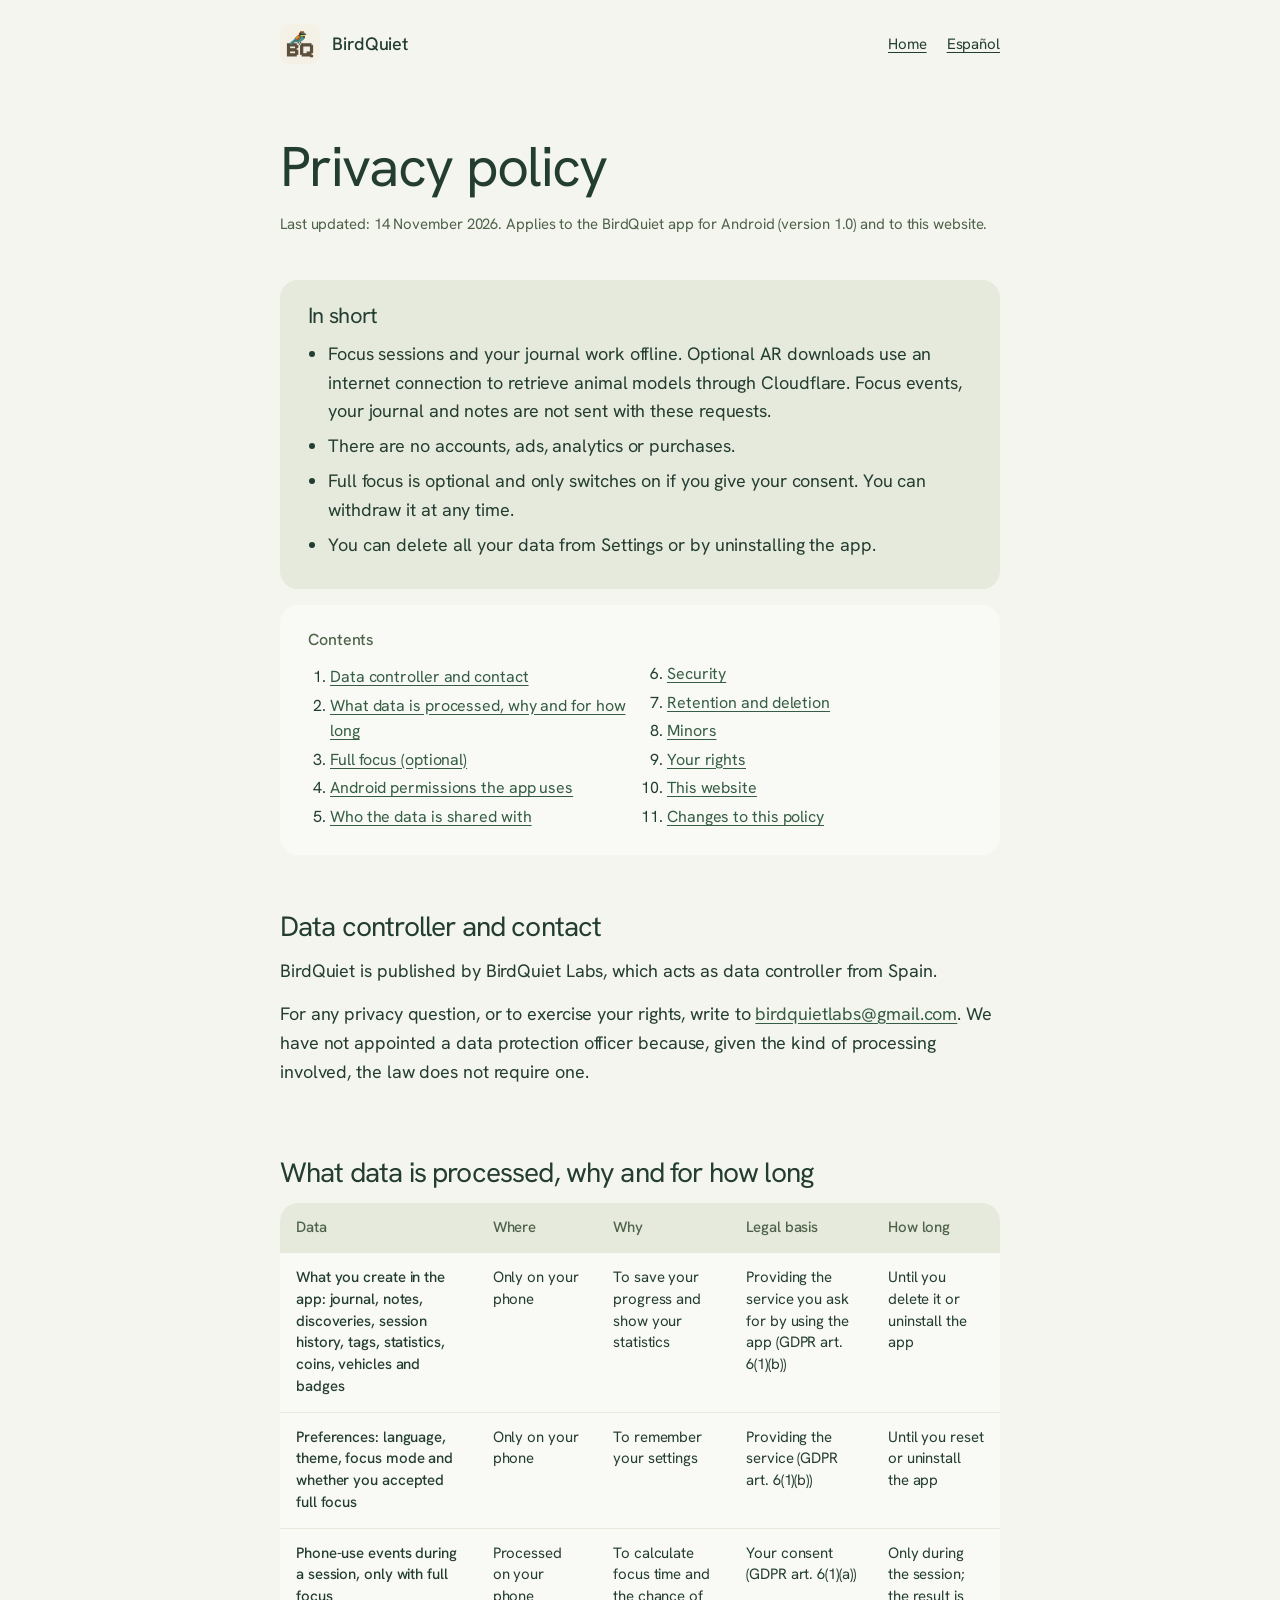
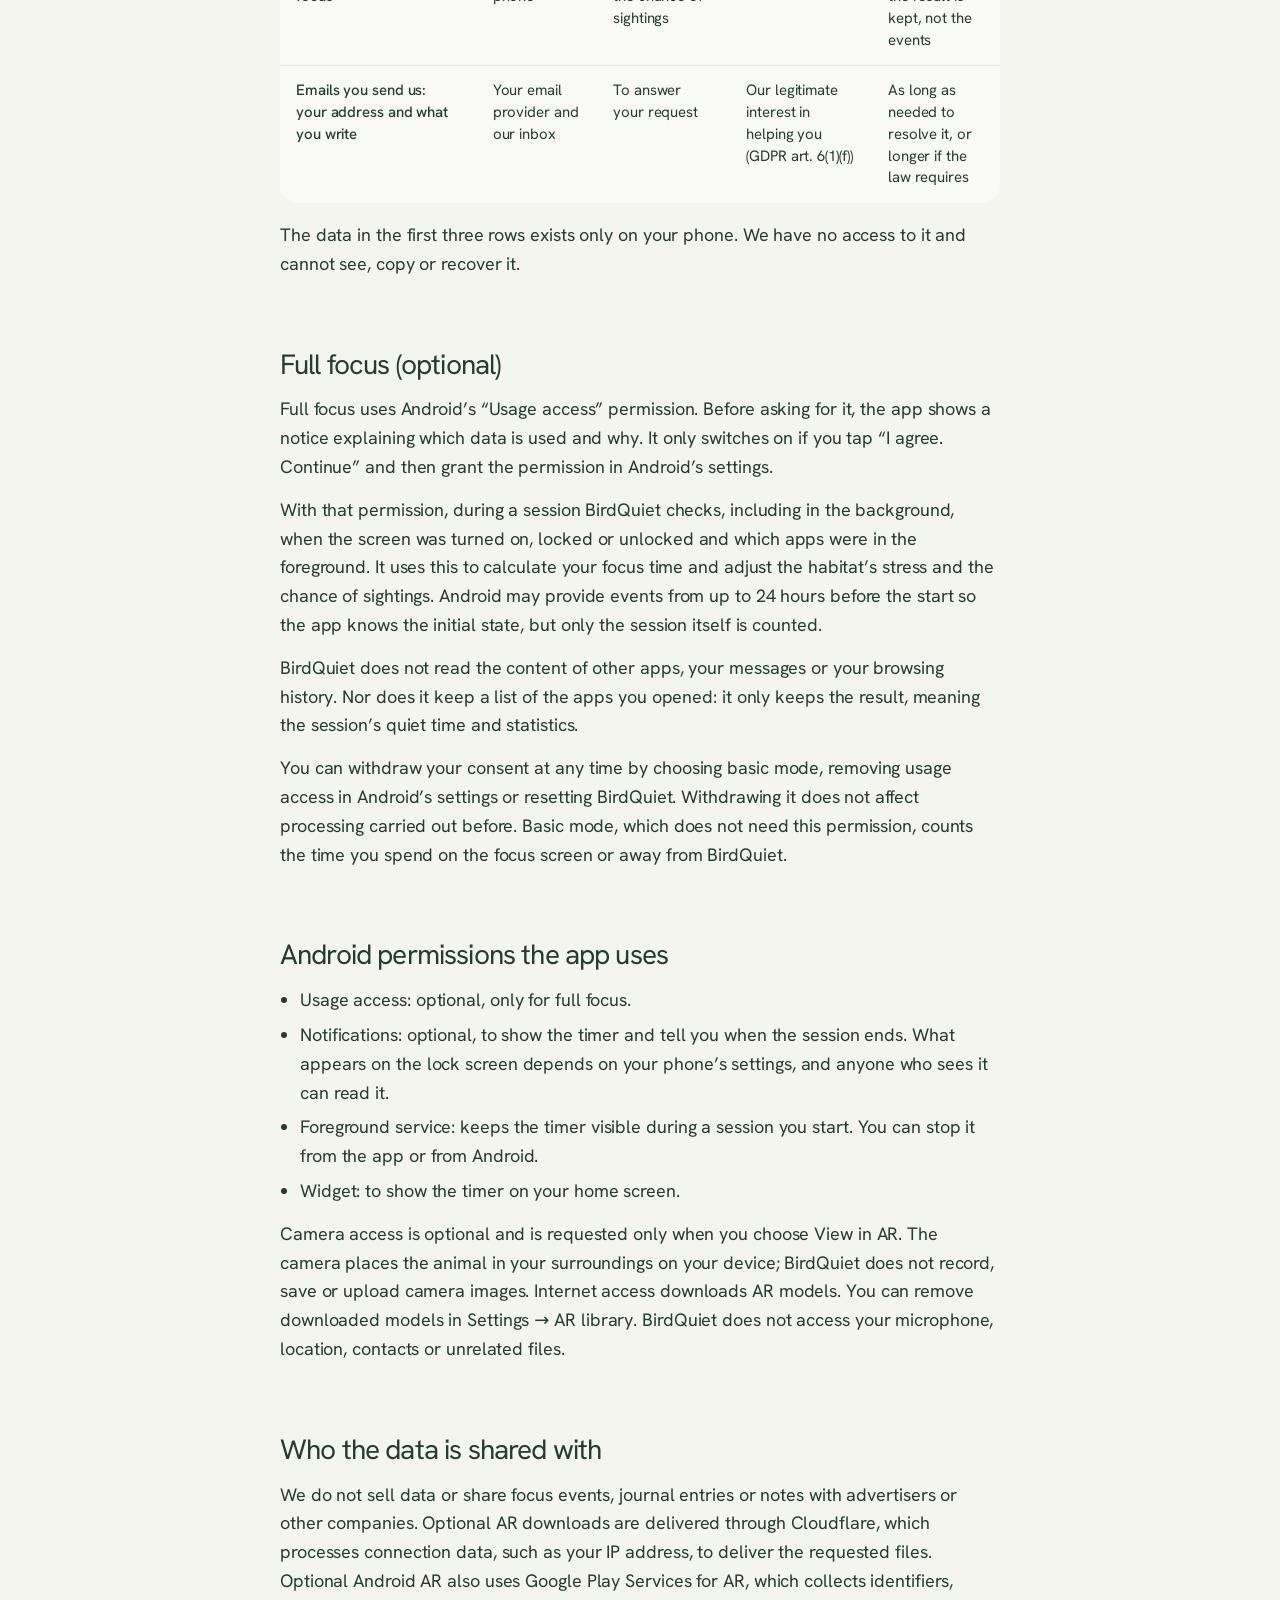
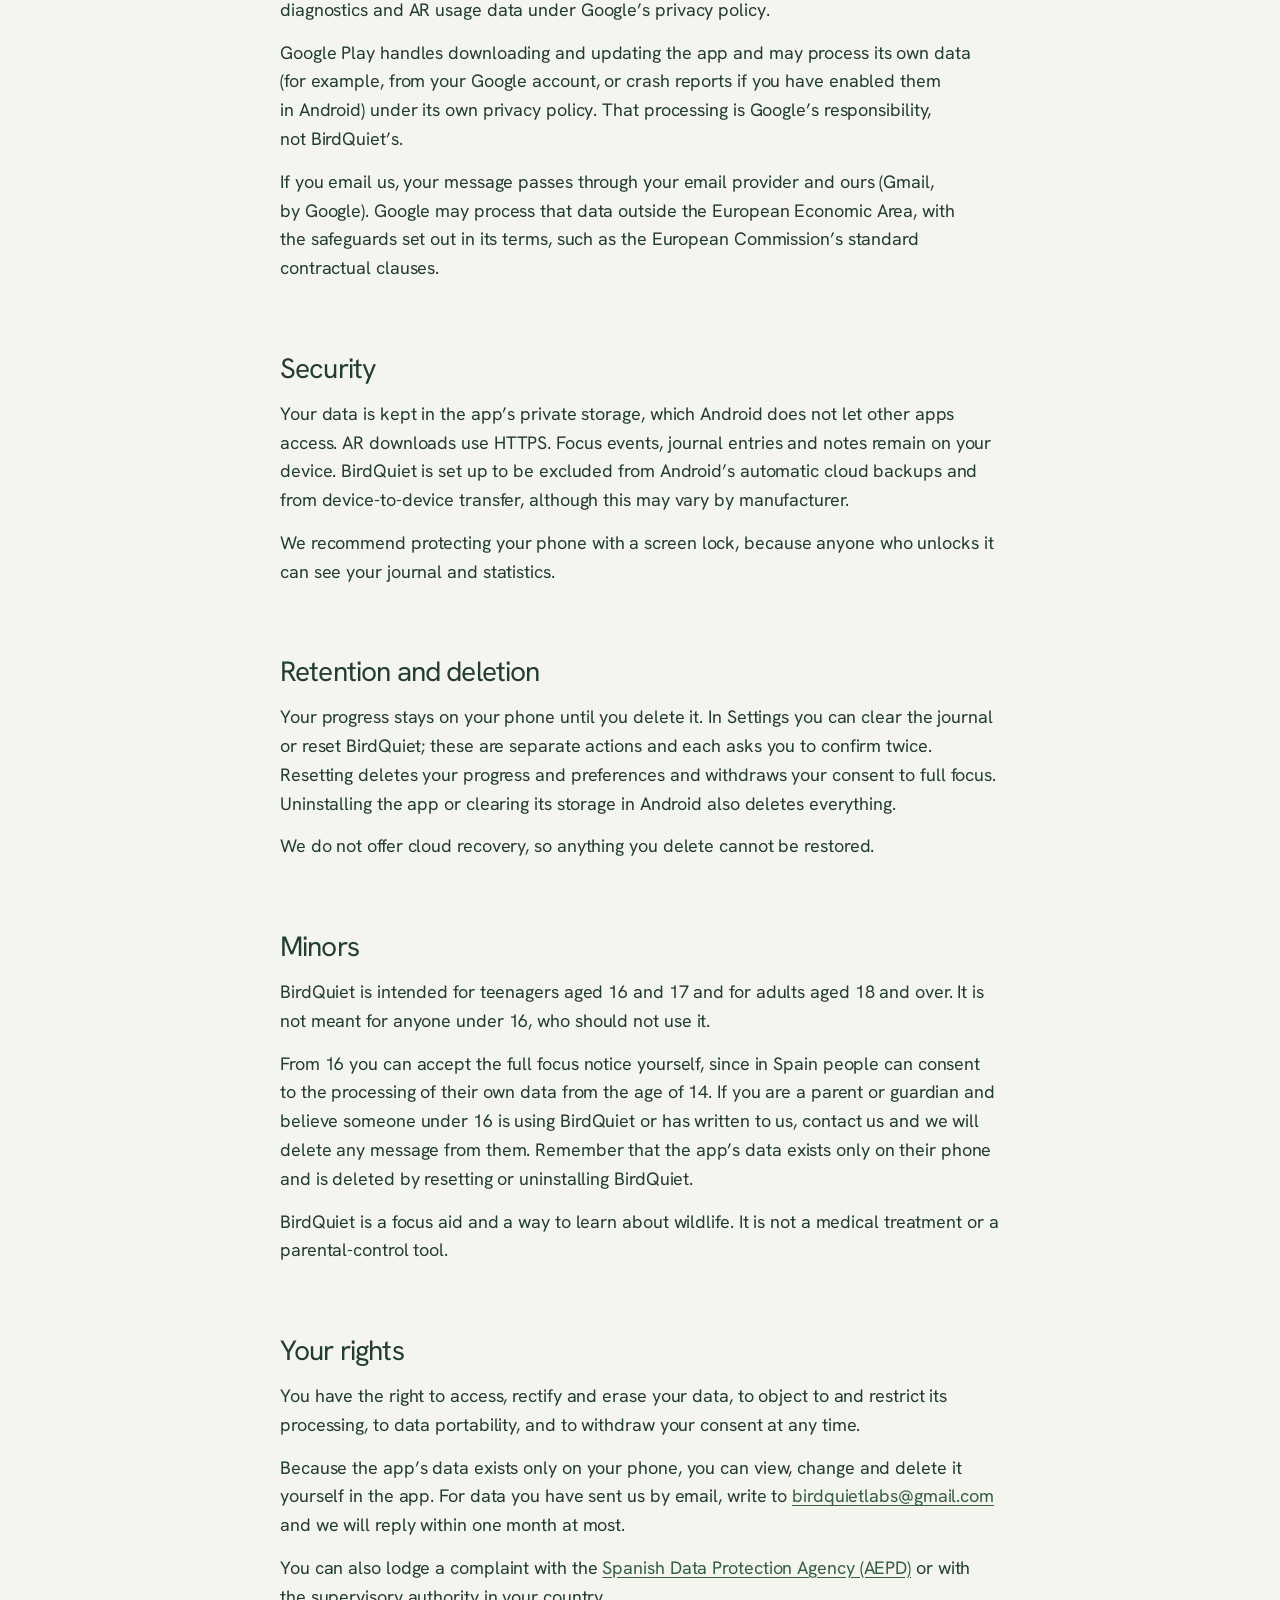
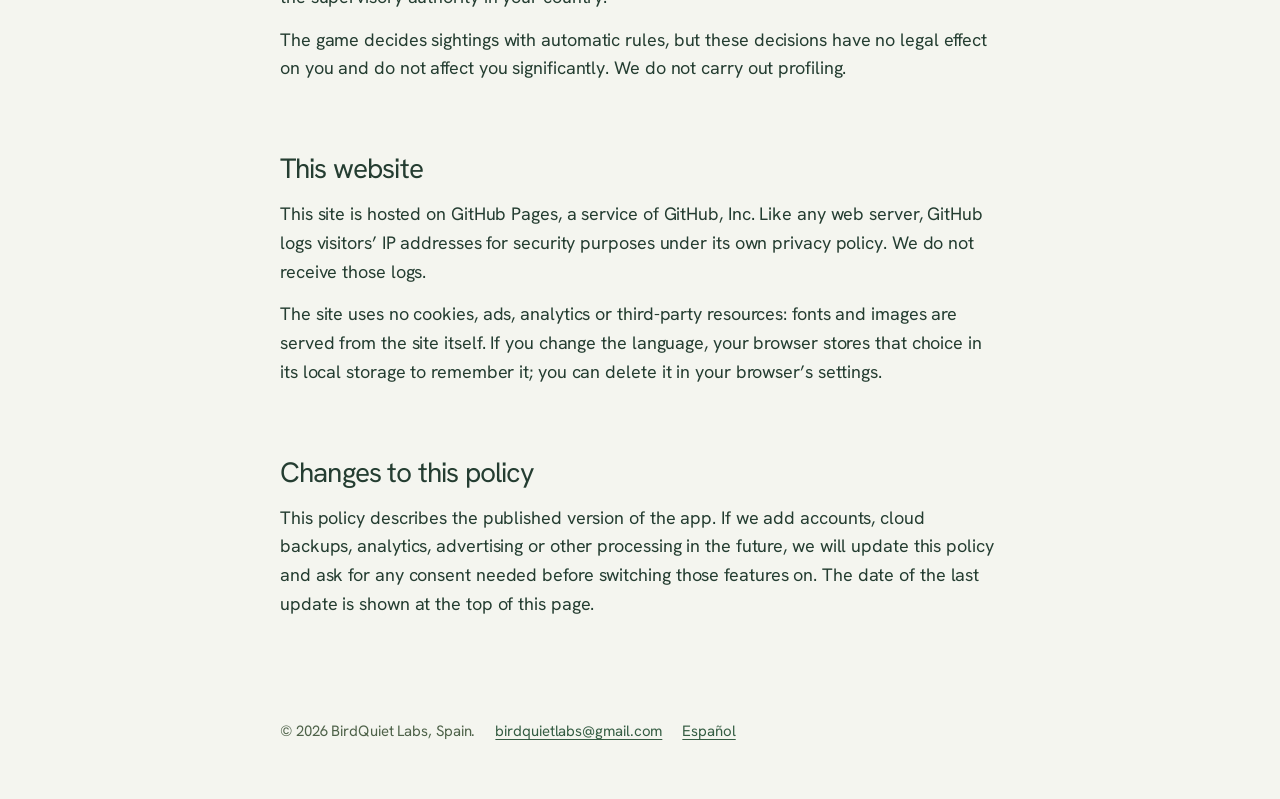
<file: privacy.html>
<!doctype html>
<html lang="en">
<head>
<meta charset="utf-8">
<meta name="viewport" content="width=device-width, initial-scale=1">
<title>Privacy policy · BirdQuiet</title>
<meta name="description" content="Privacy policy for BirdQuiet, the focus app by BirdQuiet Labs.">
<link rel="alternate" hreflang="es" href="privacidad.html">
<link rel="icon" href="assets/img/favicon.png" type="image/png" sizes="64x64">
<link rel="icon" href="assets/img/favicon-32.png" type="image/png" sizes="32x32">
<link rel="apple-touch-icon" href="assets/img/apple-touch-icon.png">
<style>
@font-face { font-family: "Hanken Grotesk"; font-weight: 400; font-display: swap; src: url("assets/fonts/hanken-grotesk-latin-400-normal.woff2") format("woff2"); }
@font-face { font-family: "Hanken Grotesk"; font-weight: 500; font-display: swap; src: url("assets/fonts/hanken-grotesk-latin-500-normal.woff2") format("woff2"); }
:root { --bg: #f4f5ef; --surface: #f9faf5; --tint: #e6eadc; --ink: #243d31; --muted: #4e6249; --accent: #355d43; }
@media (prefers-color-scheme: dark) { :root { --bg: #15291f; --surface: #1c3226; --tint: #23392c; --ink: #eceee4; --muted: #b4c2ad; --accent: #a1d3b5; } }
* { box-sizing: border-box; }
html { -webkit-text-size-adjust: 100%; scroll-behavior: smooth; }
body { margin: 0; background: var(--bg); color: var(--ink); font-family: "Hanken Grotesk", system-ui, -apple-system, "Segoe UI", Roboto, sans-serif; font-size: 18px; line-height: 1.6; letter-spacing: -0.005em; }
.wrap { max-width: 760px; margin: 0 auto; padding: 0 20px; }
.top { display: flex; align-items: center; justify-content: space-between; gap: 16px; padding: 24px 0; }
.brand { display: inline-flex; align-items: center; gap: 12px; font-weight: 500; color: var(--ink); text-decoration: none; }
.brand img { width: 40px; height: 40px; border-radius: 10px; }
.top nav { display: flex; gap: 20px; font-size: 15px; }
a { color: var(--accent); text-underline-offset: 3px; }
.top a:not(.brand) { color: var(--ink); }
header { padding: 48px 0 8px; }
h1, h2 { font-weight: 400; letter-spacing: -0.03em; line-height: 1.1; margin: 0; }
h1 { font-size: clamp(2.25rem, 1.6rem + 2.6vw, 3.5rem); }
.meta { color: var(--muted); font-size: 15px; margin: 14px 0 0; }
.summary { background: var(--tint); border-radius: 18px; padding: 24px 28px; margin: 36px 0 8px; }
.summary h2 { font-size: 1.375rem; margin-bottom: 12px; }
.summary ul { margin: 0; padding-left: 20px; }
.summary li { margin: 6px 0; }
.toc { background: var(--surface); border-radius: 18px; padding: 22px 28px; margin: 16px 0 0; font-size: 16px; }
.toc p { margin: 0 0 8px; font-weight: 500; color: var(--muted); }
.toc ol { margin: 0; padding-left: 22px; columns: 2; column-gap: 32px; }
.toc li { margin: 3px 0; break-inside: avoid; }
main section { padding-top: 56px; }
h2 { font-size: 1.75rem; margin-bottom: 16px; }
p { margin: 0 0 14px; text-wrap: pretty; }
ul.plain { margin: 0 0 14px; padding-left: 20px; }
ul.plain li { margin: 6px 0; }
.table { overflow-x: auto; margin: 4px 0 18px; border-radius: 18px; background: var(--surface); }
table { width: 100%; border-collapse: collapse; font-size: 15px; line-height: 1.45; min-width: 640px; }
th, td { text-align: left; vertical-align: top; padding: 14px 16px; }
th { font-weight: 500; color: var(--muted); background: var(--tint); }
tbody tr + tr td { border-top: 1px solid var(--tint); }
td:first-child { font-weight: 500; }
footer { margin-top: 72px; padding: 28px 0 56px; color: var(--muted); font-size: 15px; display: flex; flex-wrap: wrap; gap: 8px 20px; }
:focus-visible { outline: 2px solid currentColor; outline-offset: 3px; }
@media (max-width: 600px) {
  body { font-size: 17px; }
  .toc ol { columns: 1; }
  .summary, .toc { padding: 20px; }
  header { padding-top: 24px; }
  .table { background: none; overflow: visible; }
  table, tbody, tr, td { display: block; min-width: 0; }
  thead { display: none; }
  tbody tr { background: var(--surface); border-radius: 18px; padding: 8px 0; margin-bottom: 12px; }
  tbody tr + tr td { border-top: 0; }
  td { padding: 6px 18px; }
  td::before { content: attr(data-label); display: block; font-size: 13px; color: var(--muted); font-weight: 500; }
}
</style>
</head>
<body>
<div class="wrap">
  <div class="top">
    <a class="brand" href="./"><img src="assets/img/logo.webp" alt="" width="40" height="40"> BirdQuiet</a>
    <nav aria-label="Language"><a href="./">Home</a><a href="privacidad.html" hreflang="es" lang="es">Español</a></nav>
  </div>
  <header>
    <h1>Privacy policy</h1>
    <p class="meta">Last updated: 14 November 2026. Applies to the BirdQuiet app for Android (version 1.0) and to this website.</p>
  </header>
  <div class="summary">
    <h2>In short</h2>
    <ul><li>Focus sessions and your journal work offline. Optional AR downloads use an internet connection to retrieve animal models through Cloudflare. Focus events, your journal and notes are not sent with these requests.</li><li>There are no accounts, ads, analytics or purchases.</li><li>Full focus is optional and only switches on if you give your consent. You can withdraw it at any time.</li><li>You can delete all your data from Settings or by uninstalling the app.</li></ul>
  </div>
  <nav class="toc" aria-label="Contents">
    <p>Contents</p>
    <ol><li><a href="#controller">Data controller and contact</a></li><li><a href="#data">What data is processed, why and for how long</a></li><li><a href="#focus">Full focus (optional)</a></li><li><a href="#permissions">Android permissions the app uses</a></li><li><a href="#sharing">Who the data is shared with</a></li><li><a href="#security">Security</a></li><li><a href="#deletion">Retention and deletion</a></li><li><a href="#minors">Minors</a></li><li><a href="#rights">Your rights</a></li><li><a href="#website">This website</a></li><li><a href="#changes">Changes to this policy</a></li></ol>
  </nav>
  <main>

    <section id="controller">
      <h2>Data controller and contact</h2>
      <p>BirdQuiet is published by BirdQuiet Labs, which acts as data controller from Spain.</p>
      <p>For any privacy question, or to exercise your rights, write to <a href="mailto:birdquietlabs@gmail.com">birdquietlabs@gmail.com</a>. We have not appointed a data protection officer because, given the kind of processing involved, the law does not require one.</p>
    </section>

    <section id="data">
      <h2>What data is processed, why and for how long</h2>
      <div class="table" tabindex="0" role="region" aria-label="What data is processed, why and for how long"><table><thead><tr><th scope="col">Data</th><th scope="col">Where</th><th scope="col">Why</th><th scope="col">Legal basis</th><th scope="col">How long</th></tr></thead><tbody><tr><td data-label="Data">What you create in the app: journal, notes, discoveries, session history, tags, statistics, coins, vehicles and badges</td><td data-label="Where">Only on your phone</td><td data-label="Why">To save your progress and show your statistics</td><td data-label="Legal basis">Providing the service you ask for by using the app (GDPR art. 6(1)(b))</td><td data-label="How long">Until you delete it or uninstall the app</td></tr><tr><td data-label="Data">Preferences: language, theme, focus mode and whether you accepted full focus</td><td data-label="Where">Only on your phone</td><td data-label="Why">To remember your settings</td><td data-label="Legal basis">Providing the service (GDPR art. 6(1)(b))</td><td data-label="How long">Until you reset or uninstall the app</td></tr><tr><td data-label="Data">Phone-use events during a session, only with full focus</td><td data-label="Where">Processed on your phone</td><td data-label="Why">To calculate focus time and the chance of sightings</td><td data-label="Legal basis">Your consent (GDPR art. 6(1)(a))</td><td data-label="How long">Only during the session; the result is kept, not the events</td></tr><tr><td data-label="Data">Emails you send us: your address and what you write</td><td data-label="Where">Your email provider and our inbox</td><td data-label="Why">To answer your request</td><td data-label="Legal basis">Our legitimate interest in helping you (GDPR art. 6(1)(f))</td><td data-label="How long">As long as needed to resolve it, or longer if the law requires</td></tr></tbody></table></div>
      <p>The data in the first three rows exists only on your phone. We have no access to it and cannot see, copy or recover it.</p>
    </section>

    <section id="focus">
      <h2>Full focus (optional)</h2>
      <p>Full focus uses Android’s “Usage access” permission. Before asking for it, the app shows a notice explaining which data is used and why. It only switches on if you tap “I agree. Continue” and then grant the permission in Android’s settings.</p>
      <p>With that permission, during a session BirdQuiet checks, including in the background, when the screen was turned on, locked or unlocked and which apps were in the foreground. It uses this to calculate your focus time and adjust the habitat’s stress and the chance of sightings. Android may provide events from up to 24 hours before the start so the app knows the initial state, but only the session itself is counted.</p>
      <p>BirdQuiet does not read the content of other apps, your messages or your browsing history. Nor does it keep a list of the apps you opened: it only keeps the result, meaning the session’s quiet time and statistics.</p>
      <p>You can withdraw your consent at any time by choosing basic mode, removing usage access in Android’s settings or resetting BirdQuiet. Withdrawing it does not affect processing carried out before. Basic mode, which does not need this permission, counts the time you spend on the focus screen or away from BirdQuiet.</p>
    </section>

    <section id="permissions">
      <h2>Android permissions the app uses</h2>
      <ul class="plain"><li>Usage access: optional, only for full focus.</li><li>Notifications: optional, to show the timer and tell you when the session ends. What appears on the lock screen depends on your phone’s settings, and anyone who sees it can read it.</li><li>Foreground service: keeps the timer visible during a session you start. You can stop it from the app or from Android.</li><li>Widget: to show the timer on your home screen.</li></ul>
      <p>Camera access is optional and is requested only when you choose View in AR. The camera places the animal in your surroundings on your device; BirdQuiet does not record, save or upload camera images. Internet access downloads AR models. You can remove downloaded models in Settings → AR library. BirdQuiet does not access your microphone, location, contacts or unrelated files.</p>
    </section>

    <section id="sharing">
      <h2>Who the data is shared with</h2>
      <p>We do not sell data or share focus events, journal entries or notes with advertisers or other companies. Optional AR downloads are delivered through Cloudflare, which processes connection data, such as your IP address, to deliver the requested files. Optional Android AR also uses Google Play Services for AR, which collects identifiers, diagnostics and AR usage data under Google’s privacy policy.</p>
      <p>Google Play handles downloading and updating the app and may process its own data (for example, from your Google account, or crash reports if you have enabled them in Android) under its own privacy policy. That processing is Google’s responsibility, not BirdQuiet’s.</p>
      <p>If you email us, your message passes through your email provider and ours (Gmail, by Google). Google may process that data outside the European Economic Area, with the safeguards set out in its terms, such as the European Commission’s standard contractual clauses.</p>
    </section>

    <section id="security">
      <h2>Security</h2>
      <p>Your data is kept in the app’s private storage, which Android does not let other apps access. AR downloads use HTTPS. Focus events, journal entries and notes remain on your device. BirdQuiet is set up to be excluded from Android’s automatic cloud backups and from device-to-device transfer, although this may vary by manufacturer.</p>
      <p>We recommend protecting your phone with a screen lock, because anyone who unlocks it can see your journal and statistics.</p>
    </section>

    <section id="deletion">
      <h2>Retention and deletion</h2>
      <p>Your progress stays on your phone until you delete it. In Settings you can clear the journal or reset BirdQuiet; these are separate actions and each asks you to confirm twice. Resetting deletes your progress and preferences and withdraws your consent to full focus. Uninstalling the app or clearing its storage in Android also deletes everything.</p>
      <p>We do not offer cloud recovery, so anything you delete cannot be restored.</p>
    </section>

    <section id="minors">
      <h2>Minors</h2>
      <p>BirdQuiet is intended for teenagers aged 16 and 17 and for adults aged 18 and over. It is not meant for anyone under 16, who should not use it.</p>
      <p>From 16 you can accept the full focus notice yourself, since in Spain people can consent to the processing of their own data from the age of 14. If you are a parent or guardian and believe someone under 16 is using BirdQuiet or has written to us, contact us and we will delete any message from them. Remember that the app’s data exists only on their phone and is deleted by resetting or uninstalling BirdQuiet.</p>
      <p>BirdQuiet is a focus aid and a way to learn about wildlife. It is not a medical treatment or a parental-control tool.</p>
    </section>

    <section id="rights">
      <h2>Your rights</h2>
      <p>You have the right to access, rectify and erase your data, to object to and restrict its processing, to data portability, and to withdraw your consent at any time.</p>
      <p>Because the app’s data exists only on your phone, you can view, change and delete it yourself in the app. For data you have sent us by email, write to <a href="mailto:birdquietlabs@gmail.com">birdquietlabs@gmail.com</a> and we will reply within one month at most.</p>
      <p>You can also lodge a complaint with the <a href="https://www.aepd.es" rel="noopener">Spanish Data Protection Agency (AEPD)</a> or with the supervisory authority in your country.</p>
      <p>The game decides sightings with automatic rules, but these decisions have no legal effect on you and do not affect you significantly. We do not carry out profiling.</p>
    </section>

    <section id="website">
      <h2>This website</h2>
      <p>This site is hosted on GitHub Pages, a service of GitHub, Inc. Like any web server, GitHub logs visitors’ IP addresses for security purposes under its own privacy policy. We do not receive those logs.</p>
      <p>The site uses no cookies, ads, analytics or third-party resources: fonts and images are served from the site itself. If you change the language, your browser stores that choice in its local storage to remember it; you can delete it in your browser’s settings.</p>
    </section>

    <section id="changes">
      <h2>Changes to this policy</h2>
      <p>This policy describes the published version of the app. If we add accounts, cloud backups, analytics, advertising or other processing in the future, we will update this policy and ask for any consent needed before switching those features on. The date of the last update is shown at the top of this page.</p>
    </section>

  </main>
  <footer><span>© 2026 BirdQuiet Labs, Spain.</span><a href="mailto:birdquietlabs@gmail.com">birdquietlabs@gmail.com</a><a href="privacidad.html" hreflang="es" lang="es">Español</a></footer>
</div>
</body>
</html>
</file>
<file: assets/site.css>
/* BirdQuiet — landing page. Colours from the app's own theme (src/theme.ts). */
@font-face { font-family: "Hanken Grotesk"; font-style: normal; font-weight: 400; font-display: swap; src: url("fonts/hanken-grotesk-latin-400-normal.woff2") format("woff2"); }
@font-face { font-family: "Hanken Grotesk"; font-style: normal; font-weight: 500; font-display: swap; src: url("fonts/hanken-grotesk-latin-500-normal.woff2") format("woff2"); }

:root {
  /* the focus screen */
  --field: #15291f;
  --field-2: #1c3226;
  --field-ink: #eceee4;
  --field-muted: #b4c2ad;
  /* the day screens */
  --bg: #f4f5ef;
  --surface: #f9faf5;
  --tint: #e6eadc;
  --ink: #243d31;
  --muted: #4e6249;
  --accent: #355d43;
  --accent-strong: #243d31;
  --on-accent: #fffef9;
  /* the journal paper */
  --paper: #f1e3bf;
  --paper-ink: #443e2d;
  --paper-muted: #66593f;
  /* habitat tints, for the specimen wall */
  --amz-tint: #ddeadf; --amz-ink: #223d32;
  --pat-tint: #dde7ee; --pat-ink: #263b4a;

  --font: "Hanken Grotesk", system-ui, -apple-system, "Segoe UI", Roboto, sans-serif;
  --step-small: clamp(0.875rem, 0.85rem + 0.1vw, 0.9375rem);
  --step-body: clamp(1.0625rem, 1rem + 0.25vw, 1.1875rem);
  --step-lead: clamp(1.25rem, 1.1rem + 0.7vw, 1.625rem);
  --step-head: clamp(2rem, 1.45rem + 1.6vw, 2.75rem);
  --step-display: clamp(5.5rem, 12vw, 12.5rem);

  --radius: 18px;
  --radius-small: 12px;
  --margin: clamp(1rem, 2.2vw, 2rem);
  --gutter: clamp(0.75rem, 1.4vw, 1.5rem);
  --gap-section: clamp(4.5rem, 7.5vw, 7rem);
  --ease-out: cubic-bezier(0.22, 1, 0.36, 1);
  --t-press: 120ms;
  --t-hover: 180ms;
}

*, *::before, *::after { box-sizing: border-box; }
html { -webkit-text-size-adjust: 100%; scroll-behavior: smooth; }
body {
  margin: 0; background: var(--bg); color: var(--ink);
  font-family: var(--font); font-size: var(--step-body); line-height: 1.5; letter-spacing: -0.01em;
  -webkit-font-smoothing: antialiased; text-rendering: optimizeLegibility;
}
img, video { display: block; max-width: 100%; height: auto; }
h1, h2, h3, p, ul, ol, dl, dd, figure { margin: 0; }
ul, ol { padding: 0; list-style: none; }
h1, h2, h3 { font-weight: 400; letter-spacing: -0.03em; line-height: 1.1; text-wrap: balance; }
h2 { font-size: var(--step-head); }
h3 { font-size: var(--step-body); font-weight: 500; letter-spacing: -0.01em; line-height: 1.3; }
p { text-wrap: pretty; }
a { color: inherit; text-underline-offset: 0.2em; text-decoration-thickness: 0.07em; }
button { font: inherit; color: inherit; }
:focus-visible { outline: 2px solid currentColor; outline-offset: 3px; }
::selection { background: var(--accent); color: var(--on-accent); }
.visually-hidden { position: absolute !important; width: 1px; height: 1px; overflow: hidden; clip: rect(0 0 0 0); white-space: nowrap; }
.skip { position: absolute; left: var(--margin); top: -100px; z-index: 50; background: var(--field-ink); color: var(--field); padding: 10px 16px; }
.skip:focus { top: 12px; }

.button {
  display: inline-flex; align-items: center; justify-content: center; min-height: 44px; padding: 0 20px;
  background: var(--accent); color: var(--on-accent); text-decoration: none; font-weight: 500; font-size: var(--step-small);
  border: 0; border-radius: var(--radius-small); cursor: pointer;
  transition: transform var(--t-press) var(--ease-out), background-color var(--t-hover) ease, color var(--t-hover) ease;
}
.button:active { transform: scale(0.97); }
.link { text-decoration: underline; text-decoration-color: transparent; transition: text-decoration-color var(--t-hover) ease; }
@media (hover: hover) and (pointer: fine) {
  .button:hover { background: var(--accent-strong); }
  .link:hover, .nav a:hover, .footer a:hover { text-decoration-color: currentColor; }
}

/* ---------- The split: camera 01 on the left, reading on the right ---------- */
.split { display: grid; grid-template-columns: 47fr 53fr; background: var(--field); color: var(--field-ink); }
.stage { position: sticky; top: 0; height: 100svh; padding: 20px 0 20px 20px; z-index: 1; }
.stage-frame { position: relative; height: 100%; overflow: hidden; background: var(--field-2); border-radius: var(--radius); }
.layer { position: absolute; inset: 0; opacity: 0; visibility: hidden; transition: opacity 500ms ease, visibility 0s linear 500ms; }
.stage[data-state="film"] [data-layer="film"],
.stage[data-state="set"] [data-layer="set"],
.stage[data-state="focus"] [data-layer="focus"],
.stage[data-state="back"] [data-layer="back"],
.stage[data-state="journal"] [data-layer="journal"],
.stage[data-state="quiz"] [data-layer="quiz"] { opacity: 1; visibility: visible; transition: opacity 500ms ease, visibility 0s; }
.cover { position: absolute; inset: 0; width: 100%; height: 100%; object-fit: cover; }

.col { padding: 0 var(--margin) 0 clamp(2rem, 5vw, 4.5rem); min-width: 0; }

/* hero */
.hero { position: relative; min-height: 100svh; display: grid; grid-template-rows: auto 1fr auto; padding-top: 22px; }
.nav { display: flex; align-items: center; justify-content: flex-end; gap: 22px; font-size: var(--step-small); }
.nav-links { display: flex; gap: 22px; }
.nav-logo { margin-right: auto; display: block; }
.nav-logo img { width: 52px; height: 52px; border-radius: 12px; }
.nav a { text-decoration: underline; text-decoration-color: transparent; transition: text-decoration-color var(--t-hover) ease; }
.nav .button { text-decoration: none; }
.lang { background: none; border: 0; padding: 10px 0; cursor: pointer; font-size: var(--step-small); text-decoration: underline; text-decoration-color: transparent; text-underline-offset: 0.2em; transition: text-decoration-color var(--t-hover) ease; }
@media (hover: hover) and (pointer: fine) { .lang:hover { text-decoration-color: currentColor; } }
.menu { display: none; }
.hero-line { align-self: center; font-size: clamp(1.625rem, 1.1rem + 1.4vw, 2.25rem); line-height: 1.25; letter-spacing: -0.02em; max-width: 22ch; margin-top: 4vh; }
.wordmark {
  position: relative; z-index: 3; margin-left: -10vw; padding-bottom: 5.5vh;
  font-size: var(--step-display); line-height: 0.9; letter-spacing: -0.05em; font-weight: 400; white-space: nowrap;
  color: var(--field-ink);
}
.wordmark .fit { display: inline-block; transform-origin: 0 100%; }

/* how it works */
.how { padding-top: var(--gap-section); }
.how h2 { margin-bottom: 8vh; }
.step { min-height: 72vh; display: flex; flex-direction: column; justify-content: center; max-width: 40ch; gap: 16px; color: var(--field-muted); transition: color 300ms ease; }
.step-say { font-size: var(--step-lead); line-height: 1.25; letter-spacing: -0.02em; }
.step.is-active { color: var(--field-ink); }
.step p:not(.step-say) { font-size: var(--step-body); }
.step:first-child { min-height: 56vh; justify-content: flex-start; }

/* the live thing */
.quiz { min-height: 100svh; padding: var(--gap-section) 0 18vh; display: flex; flex-direction: column; justify-content: center; gap: 28px; }
.quiz-lead { max-width: 40ch; }
.quiz-options { display: flex; flex-direction: column; align-items: flex-start; gap: 6px; }
.option {
  background: none; border: 0; padding: 6px 0; cursor: pointer; text-align: left;
  font-size: var(--step-head); line-height: 1.1; letter-spacing: -0.03em; color: var(--field-ink);
  text-decoration: underline; text-decoration-thickness: 2px; text-underline-offset: 0.16em; text-decoration-color: transparent;
  transition: color var(--t-hover) ease, text-decoration-color var(--t-hover) ease, transform var(--t-press) var(--ease-out);
}
.option:active { transform: translateX(4px); }
@media (hover: hover) and (pointer: fine) { .option:hover { text-decoration-color: currentColor; } }
.option[aria-pressed="true"].right { color: #c5e3b9; text-decoration-color: currentColor; }
.option[aria-pressed="true"].wrong { color: #f0c9a8; text-decoration: line-through; text-decoration-thickness: 2px; }
.quiz.answered .option:not([aria-pressed="true"]):not(.right) { color: var(--field-muted); }
.quiz.answered .option.right { color: #c5e3b9; }
.quiz-result { min-height: 3em; max-width: 40ch; }
.quiz-foot { display: flex; align-items: center; gap: 22px; flex-wrap: wrap; }
.button.ghost { background: var(--field-ink); color: var(--field); }
@media (hover: hover) and (pointer: fine) { .button.ghost:hover { background: #ffffff; } }
.quiz-count { color: var(--field-muted); font-size: var(--step-small); font-variant-numeric: tabular-nums; }

/* ---------- Interface fragments on the stage (the app's own look) ---------- */
[data-ui] { font-family: var(--font); letter-spacing: 0; }
.ui p { margin: 0; }
.ui-card {
  position: absolute; left: 24px; bottom: 24px; width: min(400px, calc(100% - 48px));
  background: #fffaf2; color: #403a2a; border-radius: 18px; padding: 18px; display: grid; gap: 12px;
}
.ui-head { display: flex; align-items: center; gap: 12px; }
.ui-head img { width: 64px; height: 40px; object-fit: cover; border-radius: 8px; }
.ui-title { font-weight: 500; font-size: 1.0625rem; line-height: 1.25; }
.ui-sub { font-size: 0.875rem; color: #6c644d; }
.ui-label { font-size: 0.9375rem; font-weight: 500; }
.ui-chips { display: grid; grid-template-columns: repeat(5, 1fr); gap: 6px; }
.ui-chips span, .ui-tags span { text-align: center; font-size: 0.8125rem; padding: 8px 4px; border-radius: 10px; background: #ebe3cf; }
.ui-chips .on, .ui-tags .on { background: #355d43; color: #fffef9; }
.ui-fields { display: grid; grid-template-columns: 1fr 1fr; gap: 10px; }
.ui-fields label { display: grid; gap: 4px; font-size: 0.8125rem; color: #6c644d; }
.ui-fields b { font-weight: 400; color: #403a2a; font-size: 1rem; background: #fff; border: 1px solid #d9ddcd; border-radius: 10px; padding: 8px 12px; } /* taste-skill-ignore: app form field, inside data-ui */
.ui-tags { display: flex; gap: 6px; }
.ui-tags span { padding: 7px 12px; background: #dcebdc; color: #2f5238; }
.ui-tags .on { background: #527b59; color: #fffef9; }
.ui-button { display: block; text-align: center; background: #355d43; color: #fffef9; border-radius: 12px; padding: 13px; font-weight: 500; font-size: 0.9375rem; }

.ui-focus { position: absolute; inset: 0; display: flex; flex-direction: column; align-items: center; justify-content: center; gap: 14px; padding: 24px; background: #15291f; color: #f1f0e4; text-align: center; }
.ui-focus img { width: min(240px, 50%); border-radius: 14px; margin-bottom: 8px; }
.ui-focus .ui-sub { color: #b4c2ad; font-size: 0.9375rem; }
.ui-clock { font-size: clamp(4.5rem, 9vw, 8rem); line-height: 1; letter-spacing: -0.04em; font-variant-numeric: tabular-nums; }
.ui-track { width: min(320px, 80%); height: 6px; background: #283f33; border-radius: 3px; overflow: hidden; }
.ui-track span { display: block; height: 100%; background: #a1d3b5; }
.ui-note { font-size: 0.8125rem; color: #b4c2ad; max-width: 30ch; margin-top: 18px; }

.ui-big { font-size: 1.75rem; letter-spacing: -0.02em; line-height: 1.1; }
.ui-file { display: flex; justify-content: space-between; align-items: center; gap: 10px; background: #f8f3e8; border: 1px solid #ebe3cf; border-radius: 12px; padding: 12px 14px; font-size: 0.875rem; } /* taste-skill-ignore: app recording row, inside data-ui */
.ui-file b { font-weight: 500; font-variant-numeric: tabular-nums; }
.ui-file span { color: #6c644d; white-space: nowrap; }

.layer-journal { background: #e2d8bc; }
.ui-page {
  position: absolute; inset: 32px; background: #f1e3bf; color: #443e2d; border-radius: 6px;
  display: flex; flex-direction: column; align-items: center; justify-content: center; gap: 8px; padding: 28px; text-align: center;
}
.ui-page .ui-sub { color: #66593f; }
.ui-count { font-size: 0.875rem; color: #66593f; margin-bottom: 18px; font-variant-numeric: tabular-nums; }
.ui-page img { width: min(360px, 70%); margin: 8px 0 14px; }
.ui-name { font-size: 2rem; letter-spacing: -0.02em; line-height: 1.1; }
.ui-latin { font-style: italic; color: #66593f; font-size: 0.9375rem; }
.ui-hand { margin-top: 18px; max-width: 28ch; font-size: 1rem; color: #504733; border-top: 1px dashed #c2ac7e; padding-top: 14px; } /* taste-skill-ignore: app journal note line, inside data-ui */

.ui-player {
  position: absolute; left: 24px; right: 24px; top: 50%; transform: translateY(-50%);
  background: #fffaf2; color: #403a2a; border-radius: 18px; padding: 14px; display: grid; gap: 12px;
}
.ui-player-head { display: flex; justify-content: space-between; font-size: 0.875rem; font-variant-numeric: tabular-nums; }
.ui-player-head b { font-weight: 500; }
.ui-player-head span { color: #6c644d; }
.ui-video { position: relative; aspect-ratio: 854 / 480; background: #2b2a20; border-radius: 10px; overflow: hidden; }
.ui-video video { width: 100%; height: 100%; object-fit: cover; }
.ui-play { position: absolute; left: 50%; top: 50%; transform: translate(-50%, -50%); background: #355d43; color: #fffef9; border: 0; border-radius: 12px; padding: 12px 18px; cursor: pointer; font-size: 0.9375rem; }
.ui-question { font-size: 1rem; font-weight: 500; text-align: center; padding-bottom: 4px; }

/* ---------- AR: the animal in your room ---------- */
.ar { display: grid; grid-template-columns: repeat(12, minmax(0, 1fr)); column-gap: var(--gutter); align-items: center; padding: var(--gap-section) var(--margin); background: var(--bg); }
.ar-figure { grid-column: 2 / span 4; margin: 0; }
.ar-figure { justify-self: center; }
.ar-figure img { width: auto; max-width: 100%; max-height: 88svh; border-radius: var(--radius); }
.ar-text { grid-column: 7 / span 5; display: grid; gap: 24px; max-width: 30ch; }
.ar-text h2 { font-size: clamp(2.75rem, 1.8rem + 3.2vw, 5rem); line-height: 1; letter-spacing: -0.04em; }
.ar-lead { font-size: var(--step-lead); line-height: 1.3; letter-spacing: -0.02em; }
.ar-note { font-size: var(--step-small); color: var(--muted); max-width: 44ch; }

/* ---------- Field journal: the specimen wall ---------- */
.journal { padding: var(--gap-section) var(--margin); background: var(--bg); }
.wall { display: grid; grid-template-columns: repeat(4, minmax(0, 1fr)); gap: 8px; }
.tile { position: relative; aspect-ratio: 1; display: grid; place-items: center; overflow: hidden; border-radius: var(--radius); }
.tile img { width: auto; height: auto; max-width: 62%; max-height: 54%; margin-bottom: 8%; transition: transform 400ms var(--ease-out); }
.tile-cap { position: absolute; left: 12px; right: 12px; bottom: 18px; text-align: center; font-size: var(--step-small); line-height: 1.3; }
.tile-word { font-size: clamp(3.5rem, 9vw, 9.5rem); letter-spacing: -0.05em; line-height: 0.9; font-variant-numeric: tabular-nums; }
.tile-head h2, .tile-num { display: grid; place-items: center; width: 100%; height: 100%; }
.tile-head h2 { font-size: inherit; letter-spacing: inherit; line-height: inherit; }
.t-dark { background: var(--field); color: var(--field-ink); }
.t-a { background: var(--tint); color: var(--ink); }
.t-b { background: var(--paper); color: var(--paper-ink); }
.t-c { background: var(--amz-tint); color: var(--amz-ink); }
.t-d { background: var(--pat-tint); color: var(--pat-ink); }
@media (hover: hover) and (pointer: fine) { .tile:hover img { transform: scale(1.06); } }

/* ---------- Habitats: pictures that run to the side of the screen ---------- */
.habitats { padding: var(--gap-section) 0; background: var(--tint); }
.habitats h2 { padding: 0 var(--margin); margin-bottom: 56px; }
.hab-rail { display: grid; gap: clamp(3rem, 6vw, 5.5rem); }
.hab-card { display: grid; grid-template-columns: 62fr 38fr; align-items: center; gap: clamp(1.5rem, 4vw, 4rem); overflow: hidden; }
.hab-card:nth-child(even) { grid-template-columns: 38fr 62fr; }
.hab-card:nth-child(even) img { order: 2; }
.hab-card:nth-child(odd) h3 { padding-right: var(--margin); }
.hab-card:nth-child(even) h3 { padding-left: var(--margin); text-align: left; }
.hab-card img { width: calc(100% - var(--margin)); aspect-ratio: 16 / 9; object-fit: cover; border-radius: var(--radius); margin-left: var(--margin); }
.hab-card:nth-child(even) img { margin-left: 0; margin-right: var(--margin); }
.hab-card h3 { font-size: var(--step-head); font-weight: 400; letter-spacing: -0.03em; line-height: 1.1; display: grid; gap: 8px; }
.hab-card .soon { color: var(--muted); font-size: var(--step-lead); letter-spacing: -0.02em; }

/* ---------- In the app: encyclopedia and statistics ---------- */
.inapp { display: grid; grid-template-columns: 1fr 1fr; gap: var(--gutter); padding: var(--gap-section) var(--margin); }
.inapp-half { display: grid; gap: 28px; align-content: start; }
.inapp-panel { border-radius: var(--radius); background: var(--surface); padding: clamp(24px, 3.4vw, 48px); min-height: 100%; display: grid; align-items: center; }
.inapp .ui-profile { grid-template-columns: minmax(120px, 34%) 1fr; gap: 28px; }
.inapp .ui-profile img { width: 100%; }
.inapp .ui-profile .ui-title { font-size: 1.375rem; }
.inapp .ui-profile .ui-sub { font-size: 1.0625rem; }
.inapp .ui-bars { height: 200px; }
.ui-profile { display: grid; grid-template-columns: 110px 1fr; gap: 16px; align-items: center; color: #403a2a; }
.ui-profile .ui-latin { margin: 2px 0 8px; font-size: 0.875rem; color: #6c644d; }
.ui-profile .ui-sub { font-size: 0.9375rem; color: #403a2a; line-height: 1.45; }
.ui-stats { display: grid; gap: 14px; color: #403a2a; }
.ui-bars { display: grid; grid-template-columns: repeat(7, 1fr); gap: 10px; height: 130px; align-items: end; }
.ui-bars span { position: relative; height: 100%; display: flex; align-items: flex-end; background: #ecebdf; border-radius: 6px 6px 0 0; }
.ui-bars span::before { content: ""; position: absolute; left: 0; right: 0; bottom: 0; height: var(--h); border-radius: 6px 6px 0 0; background: transparent; }
.ui-bars .b-study::before { background: #527b59; }
.ui-bars .b-read::before { background: #8a6a3d; }
.ui-bars .b-work::before { background: #3b607c; }
.ui-bars i { position: absolute; bottom: -22px; left: 0; right: 0; text-align: center; font-style: normal; font-size: 0.75rem; color: #6c644d; }
.ui-stats .ui-sub { margin-top: 18px; display: flex; flex-wrap: wrap; align-items: center; gap: 4px 6px; font-size: 0.8125rem; }
.k { width: 10px; height: 10px; border-radius: 2px; display: inline-block; margin-left: 6px; }
.k-study { background: #527b59; } .k-read { background: #8a6a3d; } .k-work { background: #3b607c; }

/* ---------- Expeditions: the 4x4 on the road, as on the expedition timer ---------- */
.expeditions { padding: var(--gap-section) 0 0; background: var(--field); color: var(--field-ink); }
.expeditions h2 { padding: 0 var(--margin); margin-bottom: 40px; }
.road { position: relative; overflow: hidden; aspect-ratio: 3 / 1; background: #223a25; margin: 0 var(--margin); border-radius: var(--radius); }
.expeditions { padding-bottom: var(--gap-section); }
.road-bg { position: absolute; inset: 0; width: 100%; height: 100%; object-fit: cover; image-rendering: pixelated; }
.road-car { position: absolute; left: 0; bottom: 15.5%; width: 18%; transform: translateX(45%); }
.road-car img { width: 100%; image-rendering: pixelated; }
@media (prefers-reduced-motion: no-preference) {
  .road-car { animation: drive 16s linear infinite; }
  .road-car img { animation: bump 0.6s steps(2, end) infinite; }
  @keyframes drive { from { transform: translateX(-110%); } to { transform: translateX(560%); } }
  @keyframes bump { 0%, 100% { translate: 0 0; } 50% { translate: 0 -1.5%; } }
}

/* ---------- Questions ---------- */
.faq { display: grid; grid-template-columns: repeat(12, minmax(0, 1fr)); column-gap: var(--gutter); padding: var(--gap-section) var(--margin); }
.step-figure, .quiz-slot { display: none; }
.faq h2 { grid-column: 1 / span 3; }
.answers { grid-column: 5 / -1; columns: 2; column-gap: 56px; }
.answers p { break-inside: avoid; margin-bottom: 22px; line-height: 1.55; }
.answers b { font-weight: 500; }

/* ---------- Footer: picture half, menu half ---------- */
.footer { display: grid; grid-template-columns: 1fr 1fr; min-height: 100svh; background: var(--field); color: var(--field-ink); }
.footer-art { background: var(--paper); position: relative; overflow: hidden; min-height: 50svh; }
.footer-art img { position: absolute; width: 132%; max-width: none; left: -40%; bottom: -12%; image-rendering: pixelated; }
.footer-menu { padding: 64px var(--margin) 28px clamp(2rem, 5vw, 4.5rem); display: flex; flex-direction: column; }
.footer-mark { display: flex; align-items: center; gap: 12px; font-weight: 500; }
.footer-mark img { width: 40px; height: 40px; border-radius: 10px; }
.footer-menu ul { margin-top: 64px; display: grid; gap: 14px; }
.footer-menu ul a { font-size: var(--step-head); letter-spacing: -0.03em; line-height: 1.1; text-decoration: none; display: inline-block; transition: transform var(--t-hover) var(--ease-out), color var(--t-hover) ease; }
@media (hover: hover) and (pointer: fine) {
  .footer-menu ul:hover a { color: var(--field-muted); }
  .footer-menu ul a:hover { color: var(--field-ink); transform: translateX(12px); }
}
.footer-blocks { margin-top: 64px; display: grid; grid-template-columns: 1fr 1fr; gap: 24px; font-size: var(--step-small); color: var(--field-muted); }
.footer-blocks a { color: var(--field-ink); }
.footer-legal { margin-top: auto; padding-top: 48px; font-size: var(--step-small); color: var(--field-muted); max-width: 60ch; }

/* ---------- Motion ---------- */
@media (prefers-reduced-motion: no-preference) {
  .js [data-reveal] { opacity: 0; transform: translateY(24px); transition: opacity 700ms var(--ease-out), transform 900ms var(--ease-out); transition-delay: var(--d, 0ms); }
  .js [data-reveal].is-in { opacity: 1; transform: none; }
  @supports (animation-timeline: view()) {
    .wordmark .fit { animation: heavy linear both; animation-timeline: view(); animation-range: exit 0% exit 100%; }
    @keyframes heavy { from { scale: 1; } to { scale: 0.93; } }
    .footer-art img { animation: drift linear both; animation-timeline: view(); animation-range: entry 0% exit 60%; }
    @keyframes drift { from { translate: 0 6%; } to { translate: 0 0; } }
  }
}
@media (prefers-reduced-motion: reduce) {
  html { scroll-behavior: auto; }
  .layer { transition: none; display: none; }
  .stage[data-state="film"] [data-layer="film"], .stage[data-state="set"] [data-layer="set"], .stage[data-state="focus"] [data-layer="focus"],
  .stage[data-state="back"] [data-layer="back"], .stage[data-state="journal"] [data-layer="journal"], .stage[data-state="quiz"] [data-layer="quiz"] { display: block; }
}

/* ---------- Tablet ---------- */
@media (max-width: 1100px) {
  .nav-links { display: none; }
  .menu { display: block; position: relative; }
  .menu summary { cursor: pointer; list-style: none; padding: 10px 0; text-decoration: underline; text-underline-offset: 0.2em; }
  .menu summary::-webkit-details-marker { display: none; }
  .menu ul { position: absolute; right: 0; top: 100%; background: var(--field-2); padding: 12px 18px; display: grid; gap: 8px; min-width: 190px; z-index: 10; }
  .module { grid-template-columns: 1fr; }
  .modules { grid-column: 5 / -1; }
  .hab-intro { grid-column: 1 / span 4; }
  .answers { columns: 1; }
}

/* ---------- Phone: the stage becomes the top of the screen ---------- */
@media (max-width: 900px) {
  .split { display: block; }
  .stage { position: relative; height: 58svh; padding: 12px 12px 0; }
  .stage .layer:not(.layer-film) { display: none; }
  .stage .layer-film { opacity: 1; visibility: visible; }
  .step-figure { display: block; position: relative; height: 112vw; max-height: 520px; overflow: hidden; background: var(--field-2); margin-bottom: 20px; border-radius: var(--radius); }
  .step-figure .layer { opacity: 1; visibility: visible; display: block; }
  .quiz-slot { display: block; position: relative; }
  .quiz-slot .ui-player { position: static; transform: none; }
  .stage { z-index: auto; }
  .col { padding: 0 20px; }
  .hero { position: relative; }
  .hero { min-height: 0; padding-top: 0; display: block; }
  .nav { position: absolute; top: calc(-58svh + 18px); left: 0; right: 0; z-index: 4; padding: 0 24px; justify-content: space-between; gap: 14px; }
  .nav .menu summary, .nav .lang { color: var(--field-ink); background: var(--field); padding: 10px 12px; }
  .nav-logo img { width: 44px; height: 44px; }
  .nav .menu summary, .nav .lang { border-radius: var(--radius-small); }
  .hero { display: flex; flex-direction: column; padding-bottom: 8px; }
  .wordmark { order: -1; margin: -5vw 0 0; font-size: 21vw; padding-bottom: 4vw; }
  .hero-line { font-size: 1.5rem; line-height: 1.25; margin: 14px 0 40px; max-width: none; align-self: stretch; }
  .how { padding-top: 64px; }
  .how h2 { margin-bottom: 24px; }
  .step, .step:first-child { min-height: 0; justify-content: flex-start; padding: 0 0 56px; color: var(--field-ink); max-width: none; }
  .step p { max-width: 60ch; }

  .quiz { min-height: 0; padding: 72px 0 96px; justify-content: flex-start; }
  .ui-card { left: 12px; right: 12px; bottom: 12px; width: auto; padding: 14px; gap: 9px; }
  .ui-set .ui-fields, .ui-set .ui-label, .ui-back .ui-label { display: none; }
  .ui-player { left: 12px; right: 12px; padding: 10px; gap: 8px; }
  .ui-page { inset: 12px; padding: 16px; gap: 4px; }
  .ui-page img { width: 46%; margin: 4px 0 6px; }
  .ui-hand { margin-top: 8px; padding-top: 8px; font-size: 0.875rem; }
  .ui-count { margin-bottom: 4px; }
  .ui-name { font-size: 1.5rem; }
  .ui-focus img { width: 34%; }
  .ui-clock { font-size: 4.25rem; }

  .ar { display: flex; flex-direction: column; gap: 32px; padding: 88px 20px; }
  .ar-text { order: -1; }
  .ar-figure { margin: 0 auto; max-width: 420px; width: 100%; }
  .ar-figure img { max-height: none; }
  .ar-text { max-width: none; gap: 16px; }
  .journal { padding: 88px 16px; }
  .tile-cap { font-size: 0.8125rem; bottom: 12px; }

  .habitats { padding: 88px 0; }
  .habitats h2, .expeditions h2 { padding: 0 20px; margin-bottom: 28px; }
  .hab-card, .hab-card:nth-child(even) { grid-template-columns: 1fr; gap: 16px; }
  .hab-card:nth-child(even) img { order: 0; }
  .hab-card h3, .hab-card:nth-child(odd) h3, .hab-card:nth-child(even) h3 { padding: 0 20px; }
  .hab-card img, .hab-card:nth-child(even) img { width: calc(100% - 40px); margin: 0 20px; }
  .inapp { grid-template-columns: 1fr; gap: 64px; padding: 88px 20px; }
  .inapp .ui-profile { grid-template-columns: 96px 1fr; gap: 16px; }
  .inapp .ui-profile .ui-title { font-size: 1.125rem; }
  .inapp .ui-profile .ui-sub { font-size: 0.9375rem; }
  .inapp .ui-bars { height: 140px; }
  .expeditions { padding-top: 88px; }
  .road { aspect-ratio: 2 / 1; }
  .road-car { width: 30%; }
  .faq { display: block; padding: 88px 20px; }
  .faq h2 { margin-bottom: 28px; }

  .footer { display: block; min-height: 0; }
  .footer-art { height: auto; min-height: 0; }
  .footer-art img { position: relative; width: 112%; left: -22%; margin: 6% 0 -14%; }
  .footer-menu { padding: 40px 20px 28px; }
  .footer-menu ul { margin-top: 36px; gap: 12px; }
  .footer-blocks { grid-template-columns: 1fr; margin-top: 40px; }
}

@media (max-width: 600px) {
  .wall { grid-template-columns: repeat(2, minmax(0, 1fr)); gap: 6px; }
  .wall .tile:nth-child(n+13) { display: none; }
  .tile-word { font-size: 22vw; }
}
</file>
